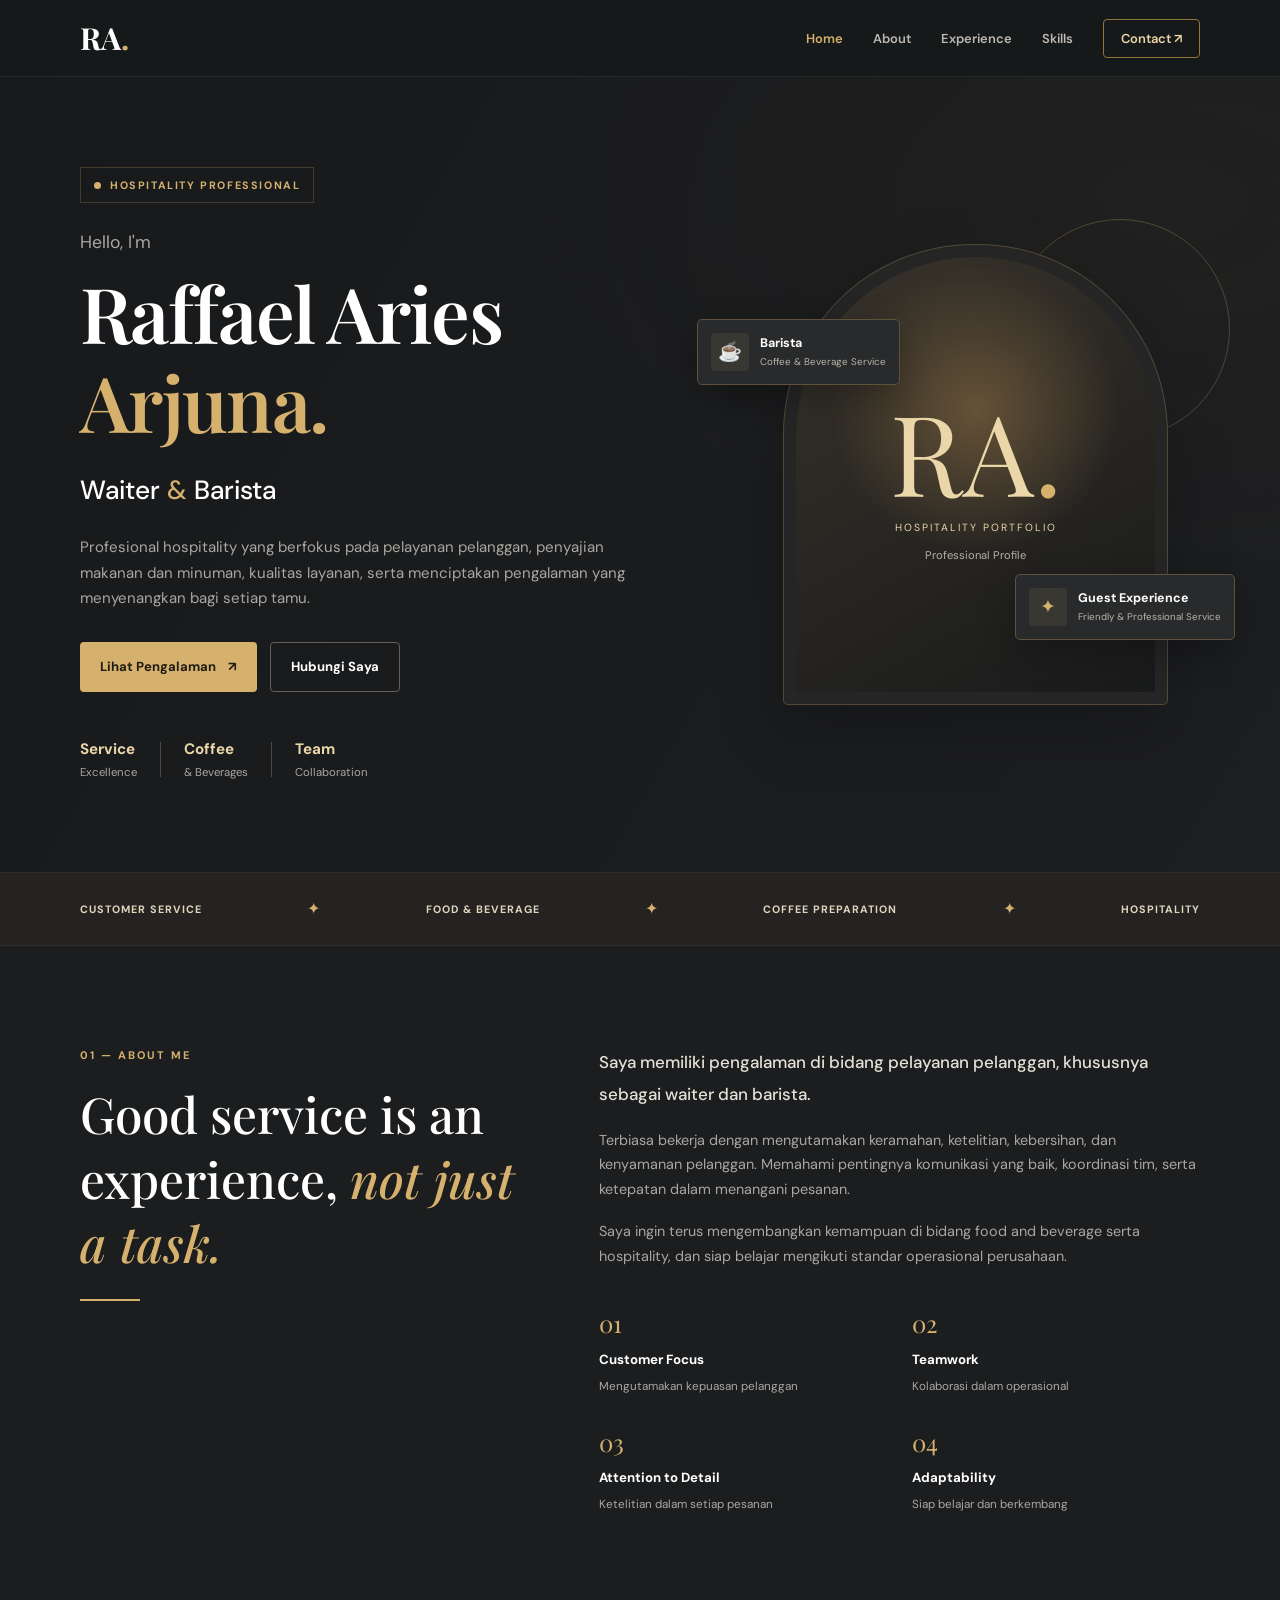
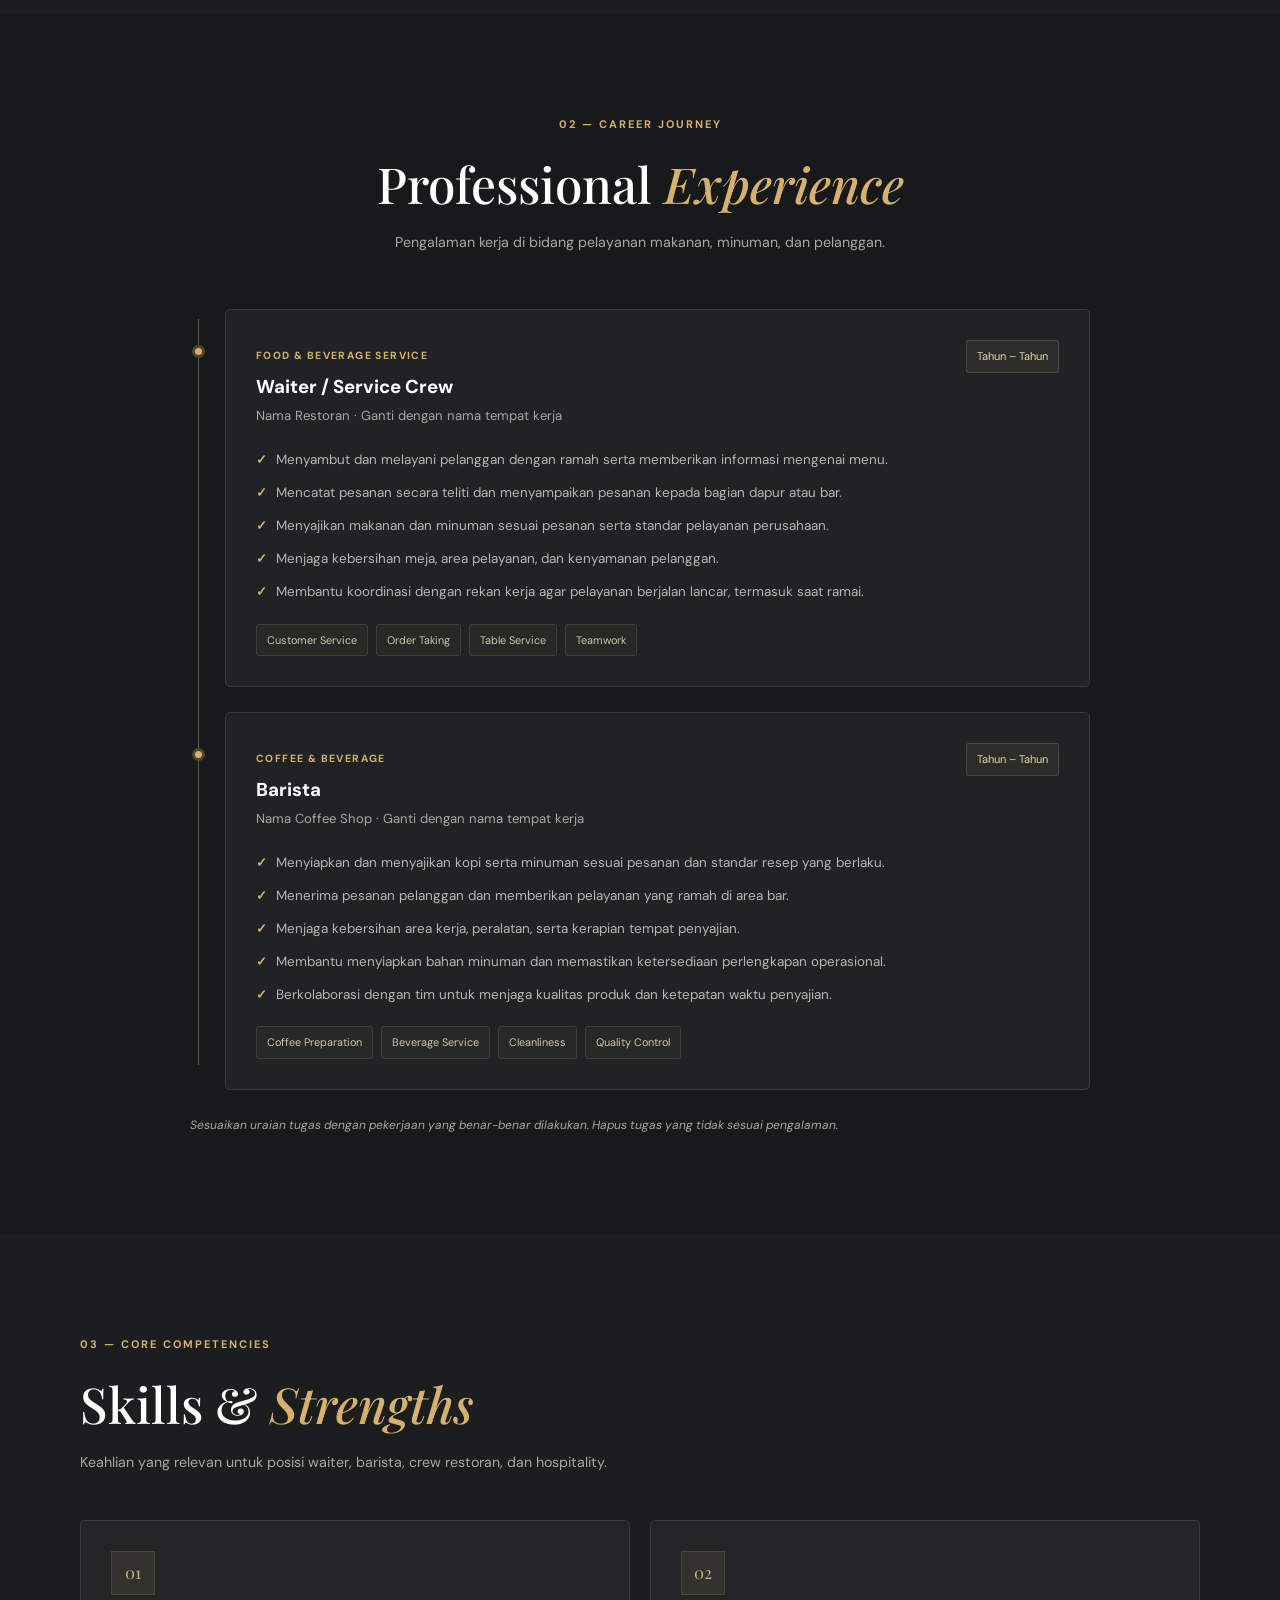
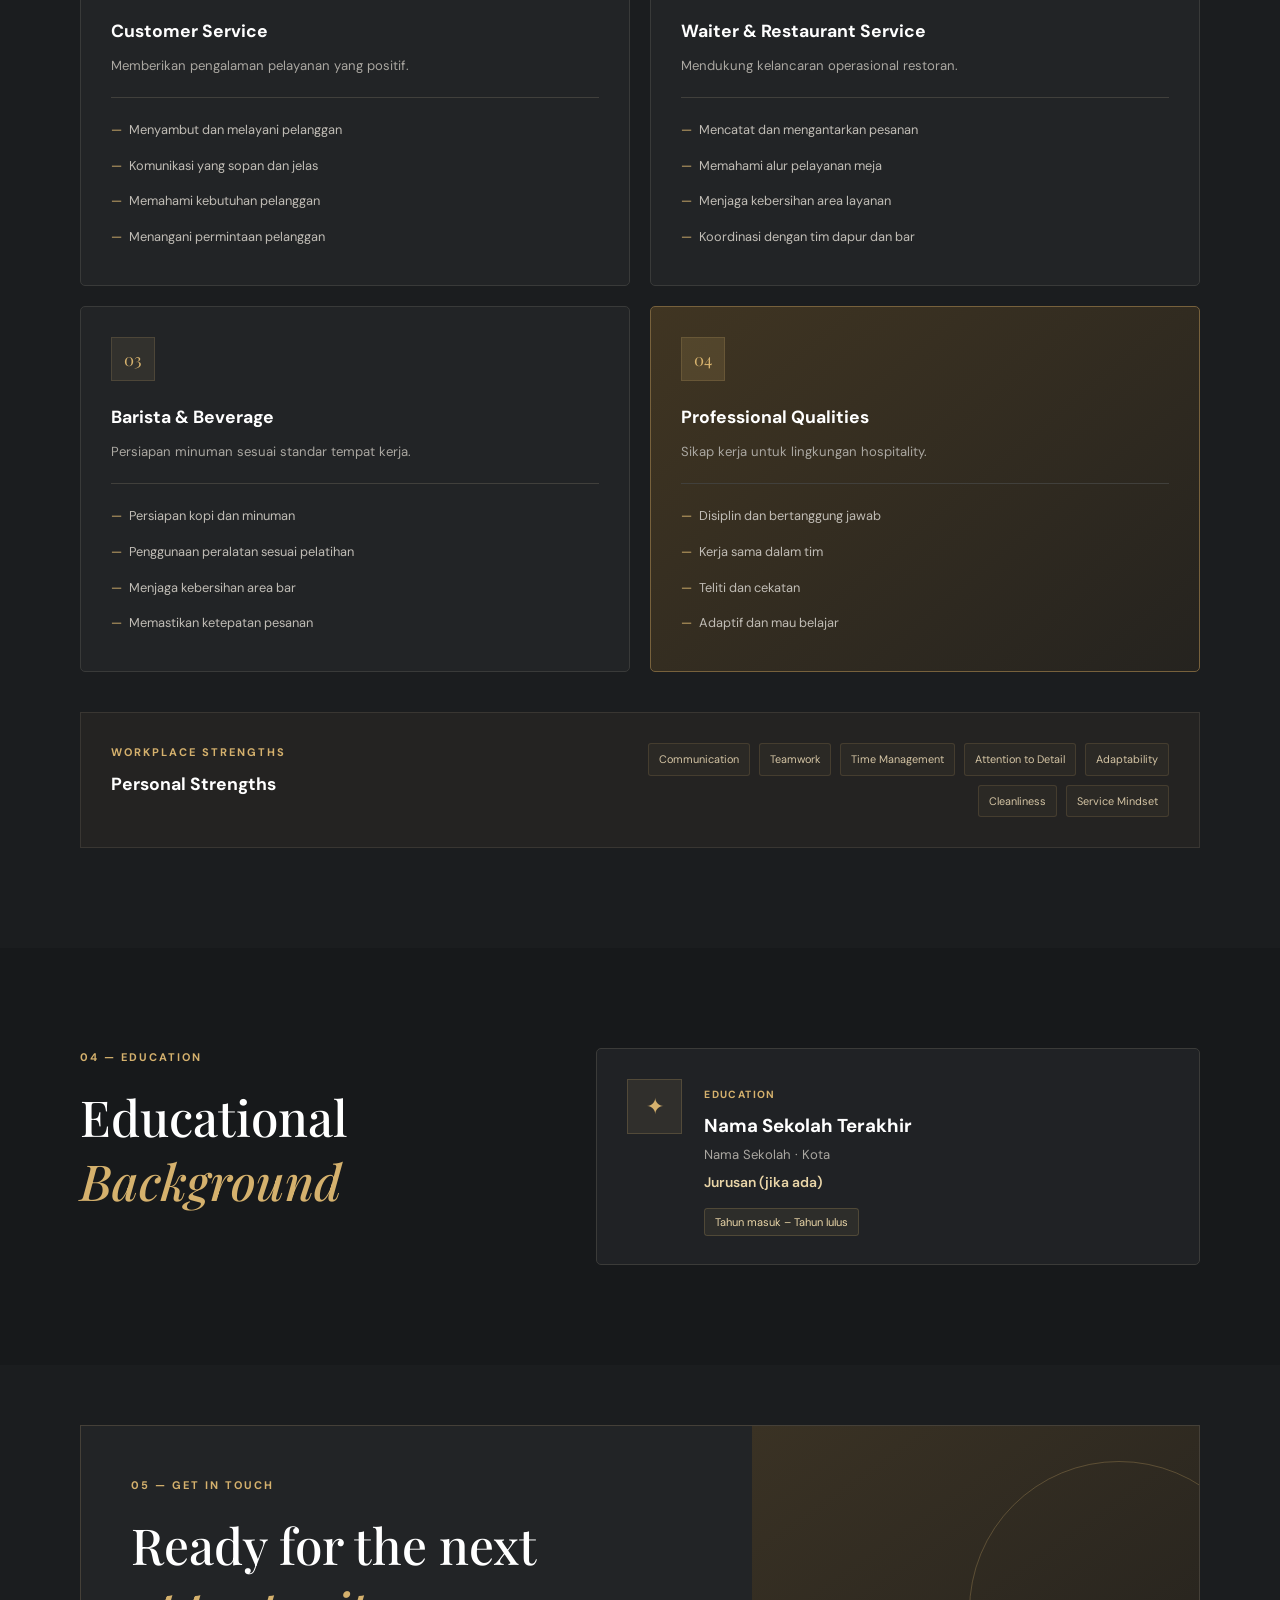
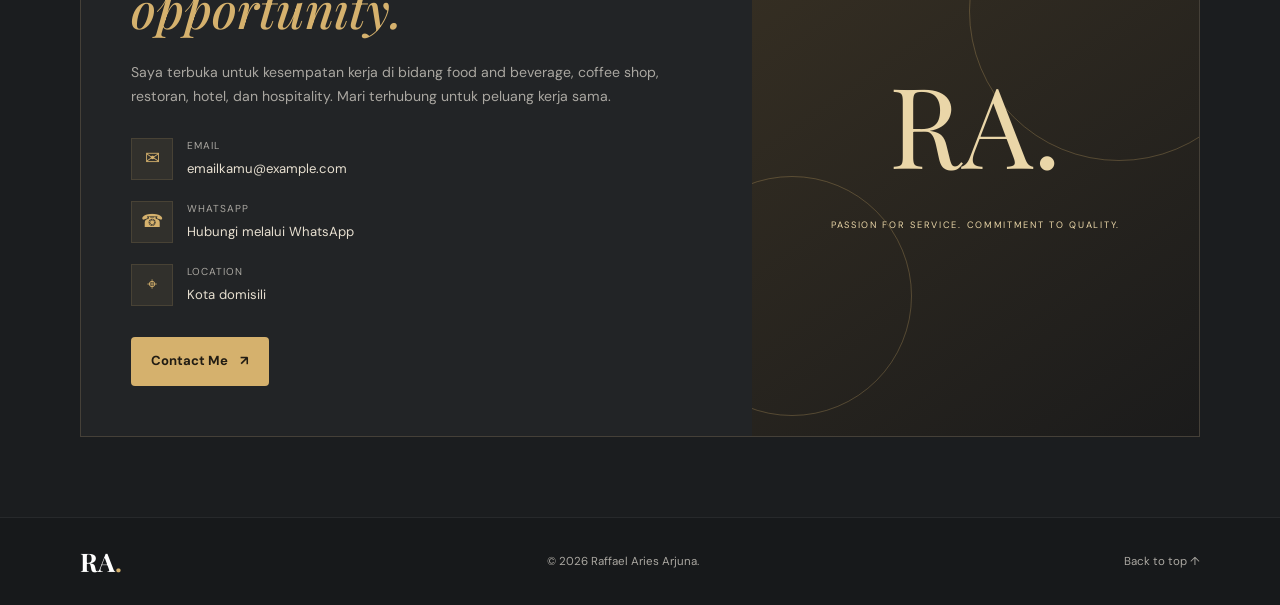
<file: raffaelariesarjuna/cv/index.html>
<!DOCTYPE html>
<html lang="id">
<head>
  <meta charset="UTF-8">
  <meta name="viewport" content="width=device-width, initial-scale=1.0">
  <meta name="theme-color" content="#17191b">
  <meta name="description" content="Portfolio profesional Raffael Aries Arjuna di bidang waiter, barista, customer service, dan hospitality.">

  <title>Raffael Aries Arjuna | Hospitality Portfolio</title>

  <link rel="preconnect" href="https://fonts.googleapis.com">
  <link rel="preconnect" href="https://fonts.gstatic.com" crossorigin>
  <link href="https://fonts.googleapis.com/css2?family=DM+Sans:wght@400;500;600;700&family=Playfair+Display:wght@500;600;700&display=swap" rel="stylesheet">

  <link rel="stylesheet" href="style.css">
</head>
<body>

  <!-- NAVIGATION -->
  <header class="header">
    <nav class="navbar container">
      <a href="#home" class="logo">RA<span>.</span></a>

      <button class="menu-toggle" id="menuToggle"
        aria-label="Buka menu navigasi"
        aria-expanded="false">
        <span></span>
        <span></span>
        <span></span>
      </button>

      <ul class="nav-links" id="navLinks">
        <li><a href="#home" class="nav-link active">Home</a></li>
        <li><a href="#about" class="nav-link">About</a></li>
        <li><a href="#experience" class="nav-link">Experience</a></li>
        <li><a href="#skills" class="nav-link">Skills</a></li>
        <li><a href="#contact" class="nav-link nav-contact">Contact ↗</a></li>
      </ul>
    </nav>
  </header>

  <main>

    <!-- HERO -->
    <section class="hero section" id="home">
      <div class="container hero-grid">

        <div class="hero-content">
          <div class="eyebrow">
            <span class="status-dot"></span>
            HOSPITALITY PROFESSIONAL
          </div>

          <p class="hero-intro">Hello, I'm</p>

          <h1>Raffael Aries <span>Arjuna.</span></h1>

          <h2>
            Waiter <span class="gold">&</span> Barista
          </h2>

          <p class="hero-description">
            Profesional hospitality yang berfokus pada pelayanan
            pelanggan, penyajian makanan dan minuman, kualitas layanan,
            serta menciptakan pengalaman yang menyenangkan bagi setiap tamu.
          </p>

          <div class="hero-buttons">
            <a href="#experience" class="btn btn-gold">
              Lihat Pengalaman <span>↗</span>
            </a>
            <a href="#contact" class="btn btn-outline">
              Hubungi Saya
            </a>
          </div>

          <div class="hero-meta">
            <div>
              <strong>Service</strong>
              <span>Excellence</span>
            </div>
            <div class="meta-divider"></div>
            <div>
              <strong>Coffee</strong>
              <span>& Beverages</span>
            </div>
            <div class="meta-divider"></div>
            <div>
              <strong>Team</strong>
              <span>Collaboration</span>
            </div>
          </div>
        </div>

        <div class="hero-visual">
          <div class="portrait-frame">
            <!-- GANTI BAGIAN INI DENGAN FOTO SUAMI -->
            <div class="portrait-placeholder">
              <div class="portrait-monogram">RA<span>.</span></div>
              <p>HOSPITALITY PORTFOLIO</p>
              <small>Professional Profile</small>
            </div>
          </div>

          <div class="floating-card card-top">
            <span class="floating-icon">☕</span>
            <div>
              <strong>Barista</strong>
              <small>Coffee & Beverage Service</small>
            </div>
          </div>

          <div class="floating-card card-bottom">
            <span class="floating-icon">✦</span>
            <div>
              <strong>Guest Experience</strong>
              <small>Friendly & Professional Service</small>
            </div>
          </div>

          <div class="decor-circle"></div>
        </div>

      </div>
    </section>

    <!-- SPECIALTIES -->
    <section class="specialties">
      <div class="container specialties-list">
        <span>CUSTOMER SERVICE</span>
        <i>✦</i>
        <span>FOOD & BEVERAGE</span>
        <i>✦</i>
        <span>COFFEE PREPARATION</span>
        <i>✦</i>
        <span>HOSPITALITY</span>
      </div>
    </section>

    <!-- ABOUT -->
    <section class="section about-section" id="about">
      <div class="container about-grid">

        <div class="section-heading">
          <p class="section-label">01 — ABOUT ME</p>
          <h2>Good service is an experience, <em>not just a task.</em></h2>
          <div class="heading-line"></div>
        </div>

        <div class="about-content">
          <p class="about-lead">
            Saya memiliki pengalaman di bidang pelayanan pelanggan,
            khususnya sebagai waiter dan barista.
          </p>

          <p>
            Terbiasa bekerja dengan mengutamakan keramahan, ketelitian,
            kebersihan, dan kenyamanan pelanggan. Memahami pentingnya
            komunikasi yang baik, koordinasi tim, serta ketepatan
            dalam menangani pesanan.
          </p>

          <p>
            Saya ingin terus mengembangkan kemampuan di bidang food
            and beverage serta hospitality, dan siap belajar mengikuti
            standar operasional perusahaan.
          </p>

          <div class="about-facts">
            <div>
              <span class="fact-number">01</span>
              <strong>Customer Focus</strong>
              <small>Mengutamakan kepuasan pelanggan</small>
            </div>

            <div>
              <span class="fact-number">02</span>
              <strong>Teamwork</strong>
              <small>Kolaborasi dalam operasional</small>
            </div>

            <div>
              <span class="fact-number">03</span>
              <strong>Attention to Detail</strong>
              <small>Ketelitian dalam setiap pesanan</small>
            </div>

            <div>
              <span class="fact-number">04</span>
              <strong>Adaptability</strong>
              <small>Siap belajar dan berkembang</small>
            </div>
          </div>
        </div>

      </div>
    </section>

    <!-- EXPERIENCE -->
    <section class="section experience-section" id="experience">
      <div class="container">

        <div class="section-heading centered">
          <p class="section-label">02 — CAREER JOURNEY</p>
          <h2>Professional <em>Experience</em></h2>
          <p class="section-subtitle">
            Pengalaman kerja di bidang pelayanan makanan, minuman,
            dan pelanggan.
          </p>
        </div>

        <div class="timeline">

          <!-- PENGALAMAN WAITER -->
          <article class="experience-card">
            <div class="timeline-marker"></div>

            <div class="experience-top">
              <div>
                <span class="experience-category">FOOD & BEVERAGE SERVICE</span>
                <h3>Waiter / Service Crew</h3>
                <p class="company">Nama Restoran · Ganti dengan nama tempat kerja</p>
              </div>
              <span class="experience-date">Tahun – Tahun</span>
            </div>

            <ul class="experience-list">
              <li>Menyambut dan melayani pelanggan dengan ramah
                serta memberikan informasi mengenai menu.</li>
              <li>Mencatat pesanan secara teliti dan menyampaikan
                pesanan kepada bagian dapur atau bar.</li>
              <li>Menyajikan makanan dan minuman sesuai pesanan
                serta standar pelayanan perusahaan.</li>
              <li>Menjaga kebersihan meja, area pelayanan,
                dan kenyamanan pelanggan.</li>
              <li>Membantu koordinasi dengan rekan kerja agar
                pelayanan berjalan lancar, termasuk saat ramai.</li>
            </ul>

            <div class="tag-list">
              <span>Customer Service</span>
              <span>Order Taking</span>
              <span>Table Service</span>
              <span>Teamwork</span>
            </div>
          </article>

          <!-- PENGALAMAN BARISTA -->
          <article class="experience-card">
            <div class="timeline-marker"></div>

            <div class="experience-top">
              <div>
                <span class="experience-category">COFFEE & BEVERAGE</span>
                <h3>Barista</h3>
                <p class="company">Nama Coffee Shop · Ganti dengan nama tempat kerja</p>
              </div>
              <span class="experience-date">Tahun – Tahun</span>
            </div>

            <ul class="experience-list">
              <li>Menyiapkan dan menyajikan kopi serta minuman
                sesuai pesanan dan standar resep yang berlaku.</li>
              <li>Menerima pesanan pelanggan dan memberikan
                pelayanan yang ramah di area bar.</li>
              <li>Menjaga kebersihan area kerja, peralatan,
                serta kerapian tempat penyajian.</li>
              <li>Membantu menyiapkan bahan minuman dan
                memastikan ketersediaan perlengkapan operasional.</li>
              <li>Berkolaborasi dengan tim untuk menjaga
                kualitas produk dan ketepatan waktu penyajian.</li>
            </ul>

            <div class="tag-list">
              <span>Coffee Preparation</span>
              <span>Beverage Service</span>
              <span>Cleanliness</span>
              <span>Quality Control</span>
            </div>
          </article>

        </div>

        <p class="edit-note">
          Sesuaikan uraian tugas dengan pekerjaan yang benar-benar
          dilakukan. Hapus tugas yang tidak sesuai pengalaman.
        </p>

      </div>
    </section>

    <!-- SKILLS -->
    <section class="section skills-section" id="skills">
      <div class="container">

        <div class="section-heading">
          <p class="section-label">03 — CORE COMPETENCIES</p>
          <h2>Skills & <em>Strengths</em></h2>
          <p class="section-subtitle">
            Keahlian yang relevan untuk posisi waiter, barista,
            crew restoran, dan hospitality.
          </p>
        </div>

        <div class="skills-grid">

          <article class="skill-card">
            <div class="skill-icon">01</div>
            <h3>Customer Service</h3>
            <p>Memberikan pengalaman pelayanan yang positif.</p>
            <ul>
              <li>Menyambut dan melayani pelanggan</li>
              <li>Komunikasi yang sopan dan jelas</li>
              <li>Memahami kebutuhan pelanggan</li>
              <li>Menangani permintaan pelanggan</li>
            </ul>
          </article>

          <article class="skill-card">
            <div class="skill-icon">02</div>
            <h3>Waiter & Restaurant Service</h3>
            <p>Mendukung kelancaran operasional restoran.</p>
            <ul>
              <li>Mencatat dan mengantarkan pesanan</li>
              <li>Memahami alur pelayanan meja</li>
              <li>Menjaga kebersihan area layanan</li>
              <li>Koordinasi dengan tim dapur dan bar</li>
            </ul>
          </article>

          <article class="skill-card">
            <div class="skill-icon">03</div>
            <h3>Barista & Beverage</h3>
            <p>Persiapan minuman sesuai standar tempat kerja.</p>
            <ul>
              <li>Persiapan kopi dan minuman</li>
              <li>Penggunaan peralatan sesuai pelatihan</li>
              <li>Menjaga kebersihan area bar</li>
              <li>Memastikan ketepatan pesanan</li>
            </ul>
          </article>

          <article class="skill-card featured-card">
            <div class="skill-icon">04</div>
            <h3>Professional Qualities</h3>
            <p>Sikap kerja untuk lingkungan hospitality.</p>
            <ul>
              <li>Disiplin dan bertanggung jawab</li>
              <li>Kerja sama dalam tim</li>
              <li>Teliti dan cekatan</li>
              <li>Adaptif dan mau belajar</li>
            </ul>
          </article>

        </div>

        <div class="tools-panel">
          <div>
            <p class="section-label">WORKPLACE STRENGTHS</p>
            <h3>Personal Strengths</h3>
          </div>

          <div class="strength-list">
            <span>Communication</span>
            <span>Teamwork</span>
            <span>Time Management</span>
            <span>Attention to Detail</span>
            <span>Adaptability</span>
            <span>Cleanliness</span>
            <span>Service Mindset</span>
          </div>
        </div>

      </div>
    </section>

    <!-- EDUCATION -->
    <section class="section education-section" id="education">
      <div class="container education-grid">

        <div class="section-heading">
          <p class="section-label">04 — EDUCATION</p>
          <h2>Educational <em>Background</em></h2>
        </div>

        <div class="education-card">
          <div class="education-symbol">✦</div>

          <div>
            <span class="experience-category">EDUCATION</span>
            <h3>Nama Sekolah Terakhir</h3>
            <p class="company">Nama Sekolah · Kota</p>
            <p class="education-school">Jurusan (jika ada)</p>
            <span class="experience-date">Tahun masuk – Tahun lulus</span>
          </div>
        </div>

      </div>
    </section>

    <!-- CONTACT -->
    <section class="section contact-section" id="contact">
      <div class="container contact-box">

        <div class="contact-content">
          <p class="section-label">05 — GET IN TOUCH</p>

          <h2>Ready for the next <em>opportunity.</em></h2>

          <p>
            Saya terbuka untuk kesempatan kerja di bidang food and
            beverage, coffee shop, restoran, hotel, dan hospitality.
            Mari terhubung untuk peluang kerja sama.
          </p>

          <div class="contact-details">

            <div>
              <span class="contact-icon">✉</span>
              <div>
                <small>EMAIL</small>
                <a href="mailto:emailkamu@example.com">
                  emailkamu@example.com
                </a>
              </div>
            </div>

            <div>
              <span class="contact-icon">☎</span>
              <div>
                <small>WHATSAPP</small>
                <a href="https://wa.me/62XXXXXXXXXX"
                  target="_blank" rel="noopener noreferrer">
                  Hubungi melalui WhatsApp
                </a>
              </div>
            </div>

            <div>
              <span class="contact-icon">⌖</span>
              <div>
                <small>LOCATION</small>
                <span class="contact-value">Kota domisili</span>
              </div>
            </div>

          </div>

          <a href="mailto:emailkamu@example.com"
            class="btn btn-gold">
            Contact Me <span>↗</span>
          </a>
        </div>

        <div class="contact-decoration">
          <div class="deco-circle circle-one"></div>
          <div class="deco-circle circle-two"></div>
          <div class="contact-monogram">RA.</div>
          <p>PASSION FOR SERVICE. COMMITMENT TO QUALITY.</p>
        </div>

      </div>
    </section>

  </main>

  <footer class="footer">
    <div class="container footer-content">
      <a href="#home" class="logo footer-logo">RA<span>.</span></a>
      <p>© <span id="currentYear"></span> Raffael Aries Arjuna.</p>
      <a href="#home" class="back-top">Back to top ↑</a>
    </div>
  </footer>

  <script src="script.js"></script>
</body>
</html>
</file>
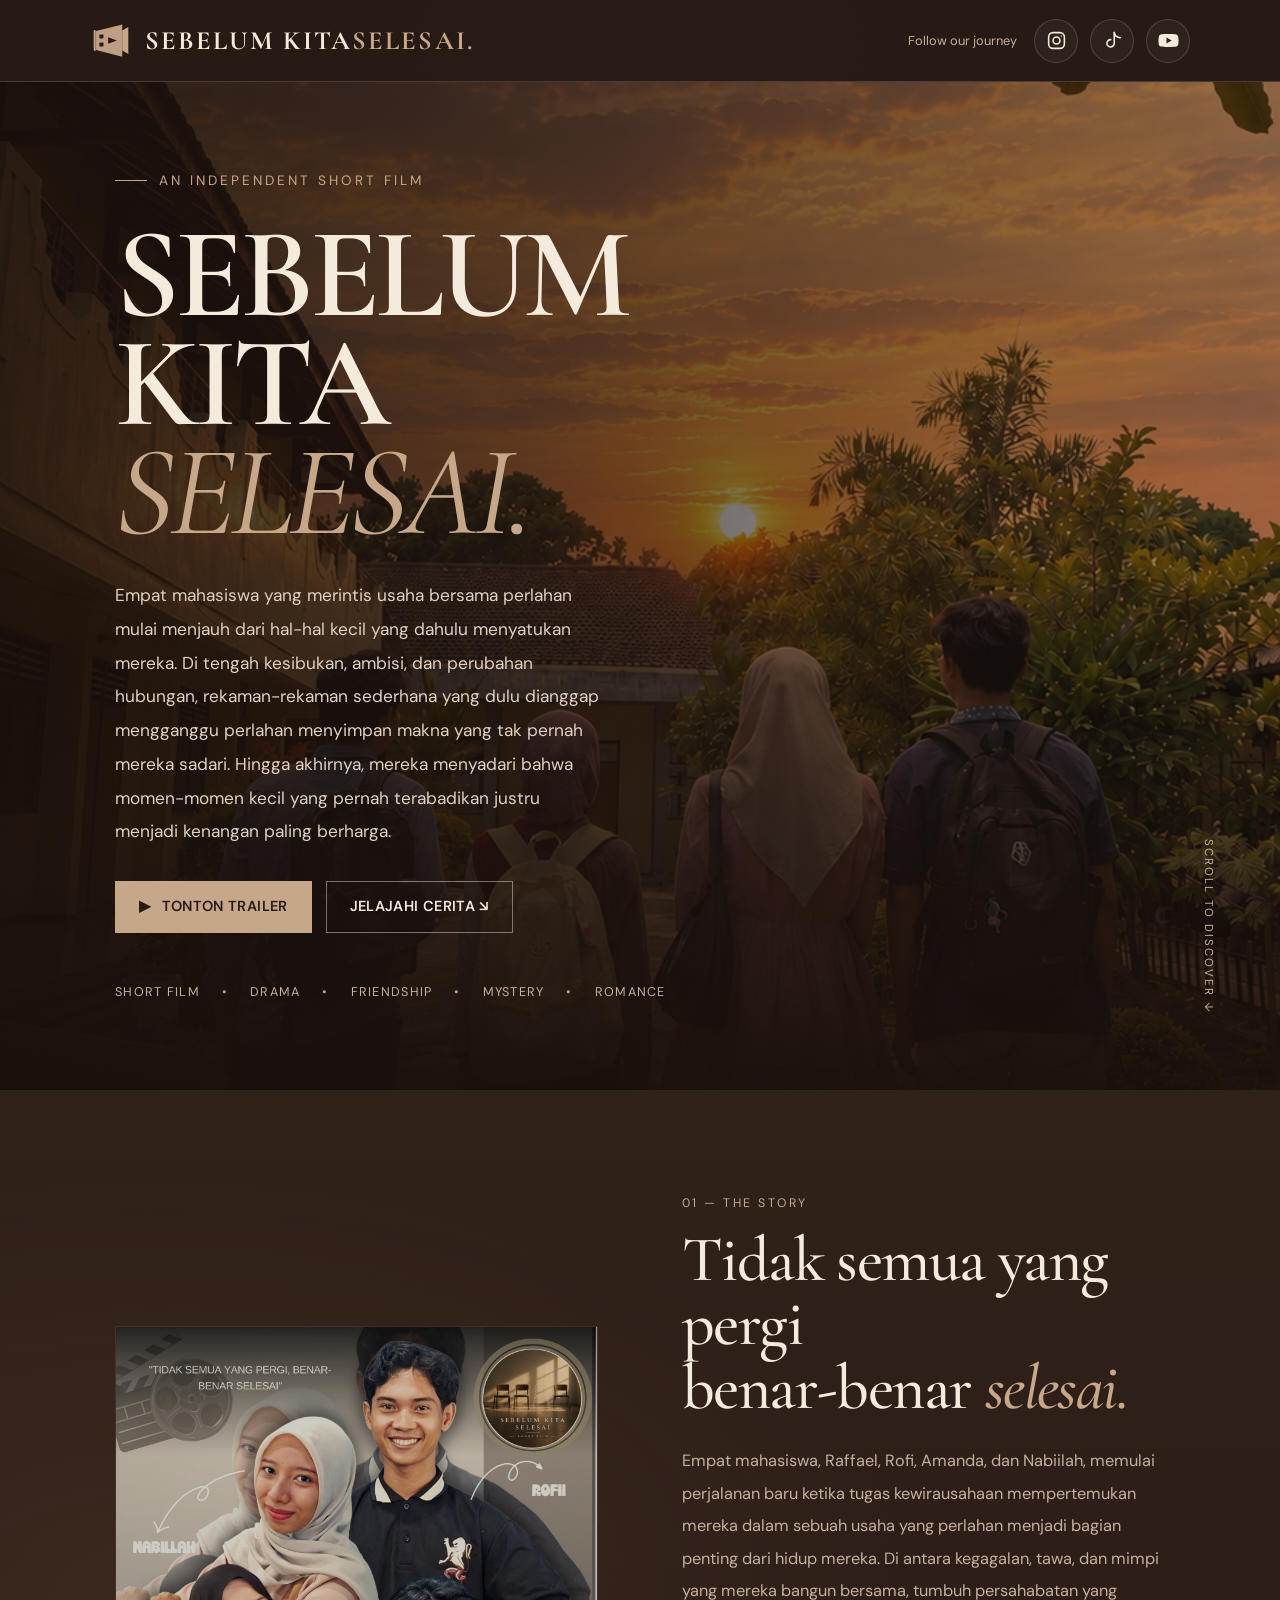
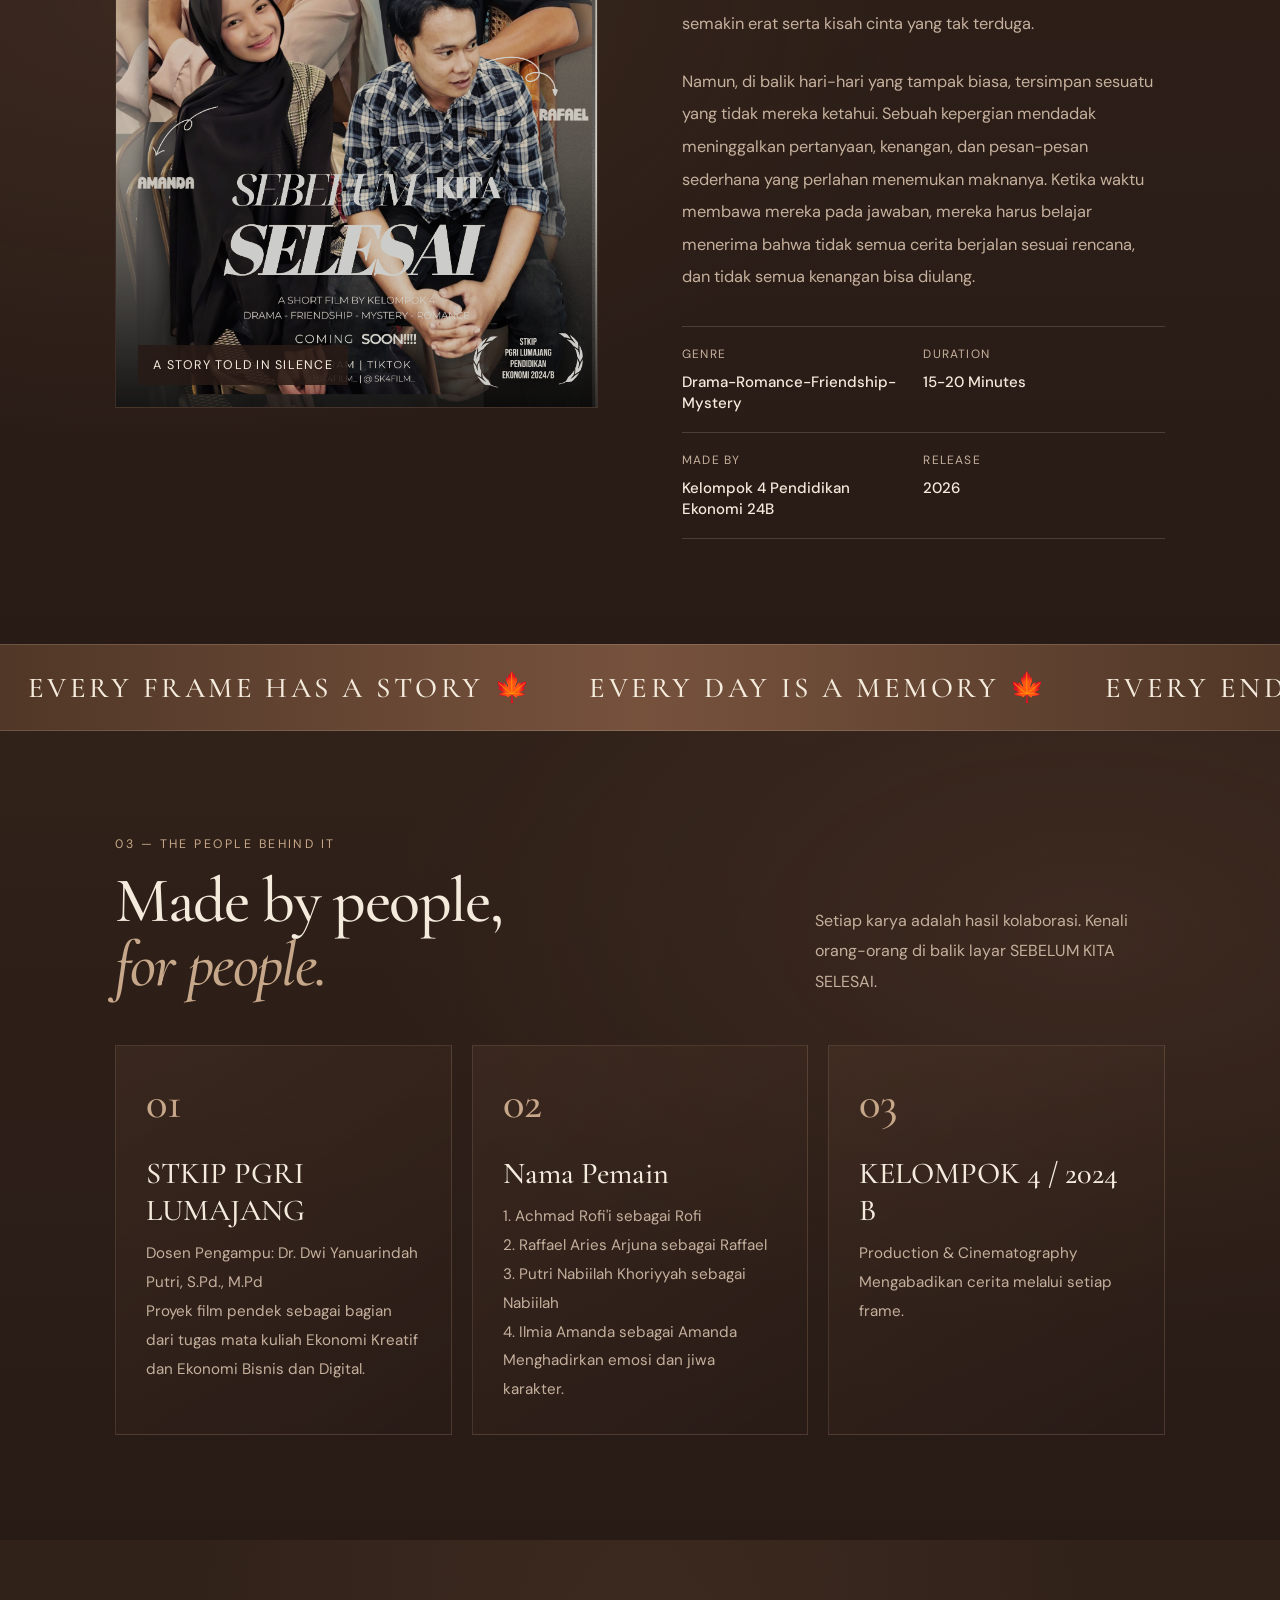
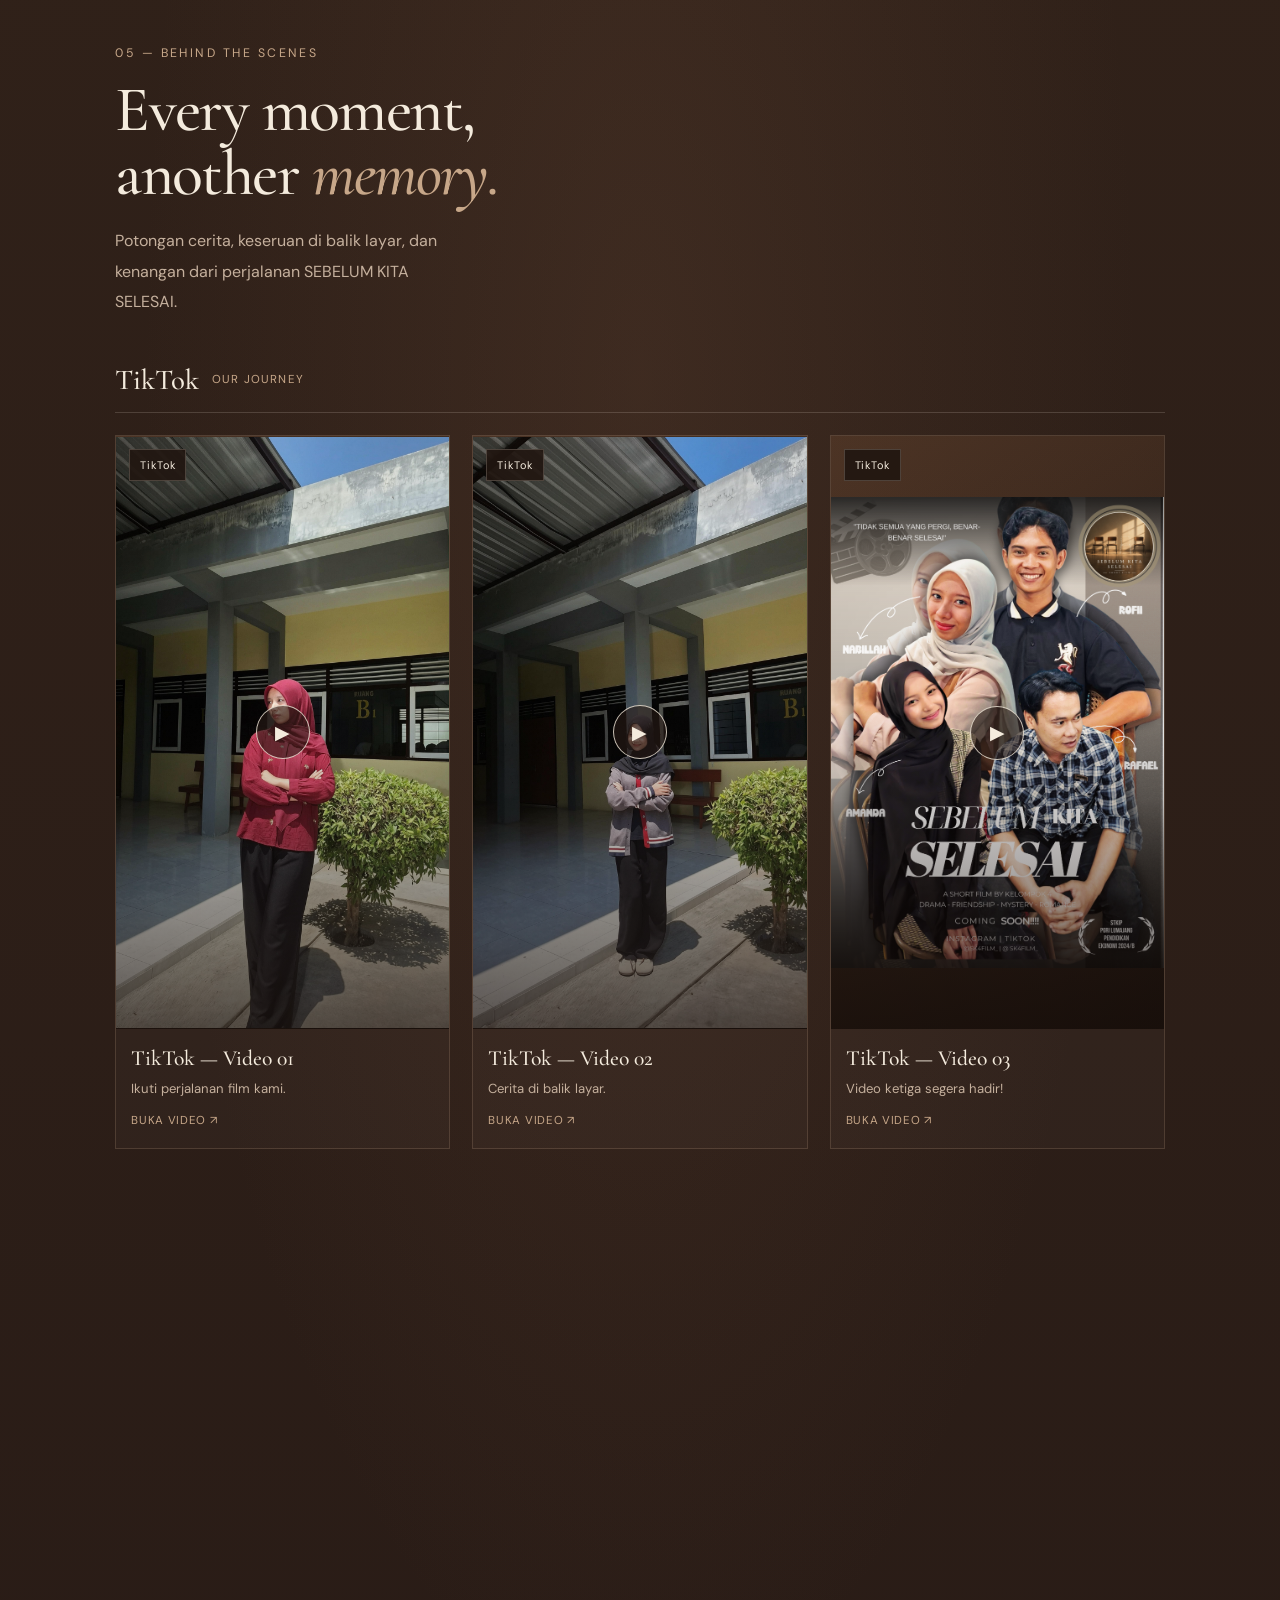
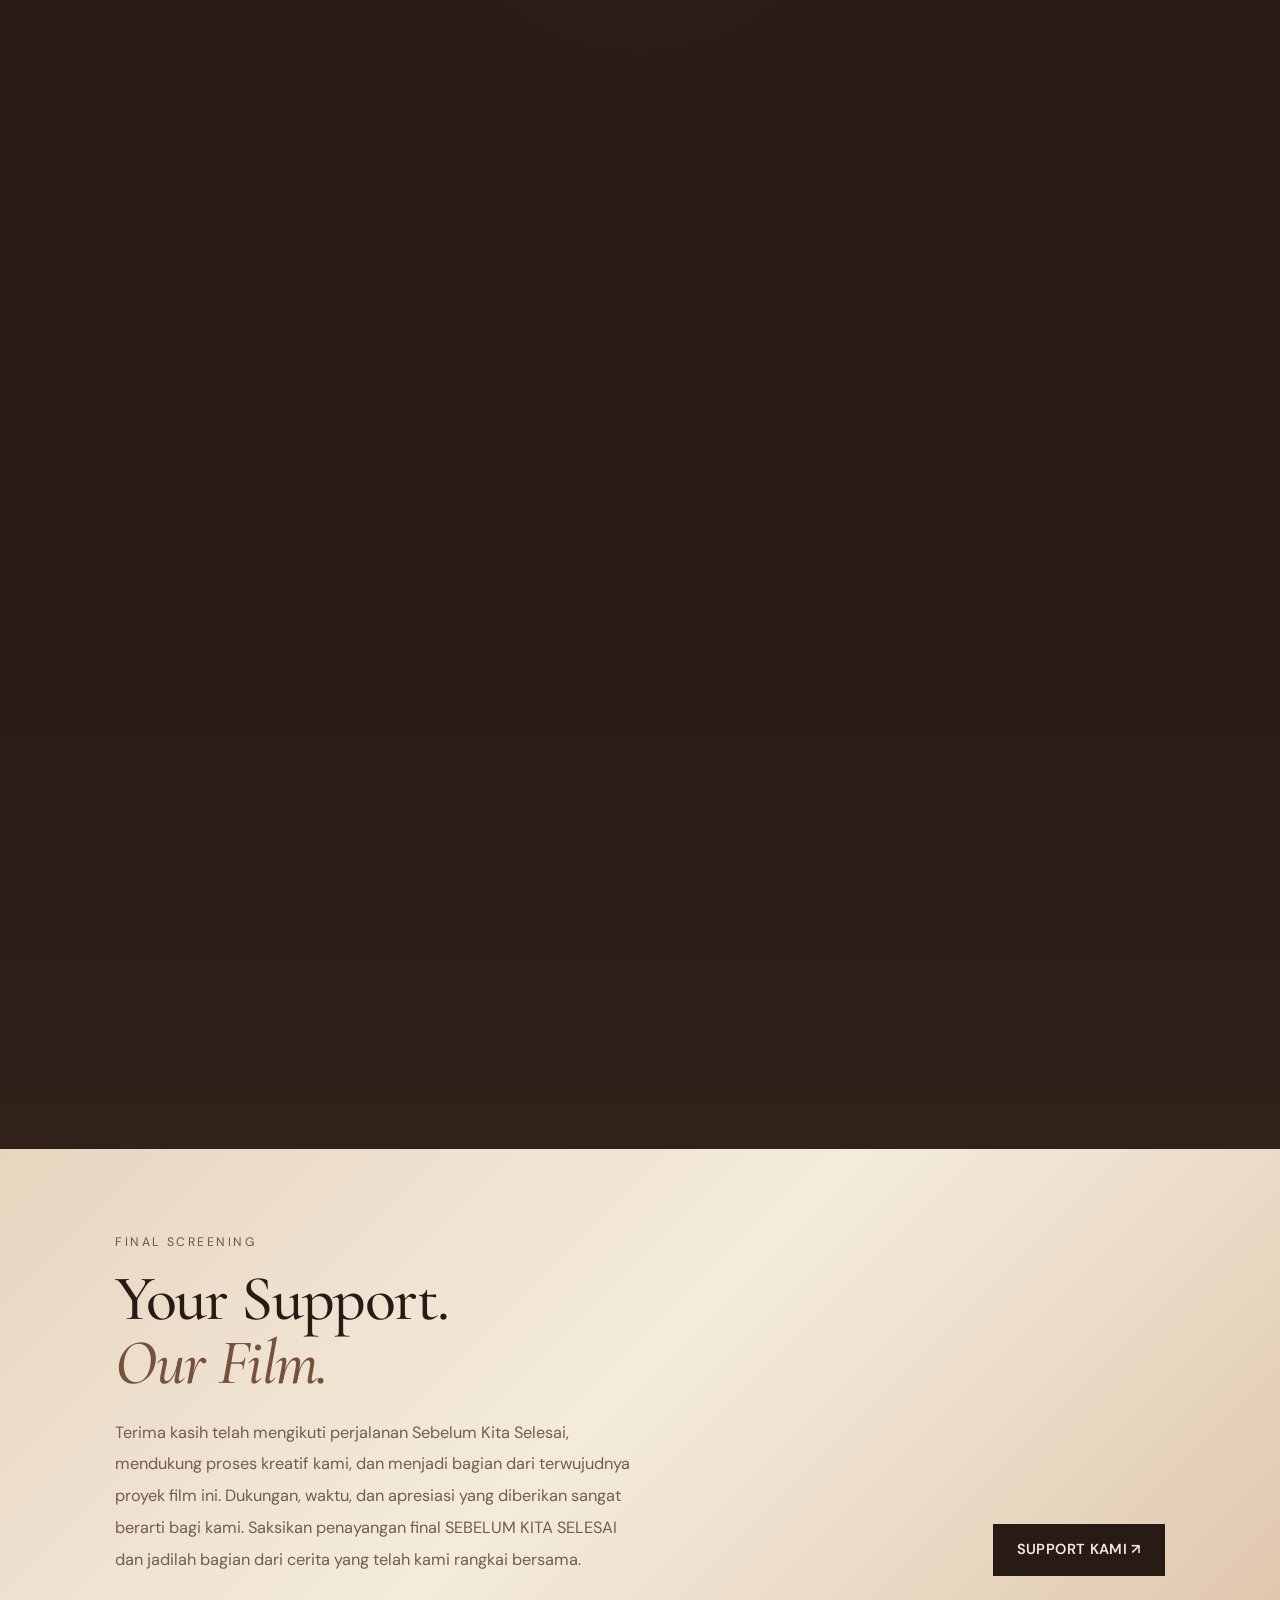
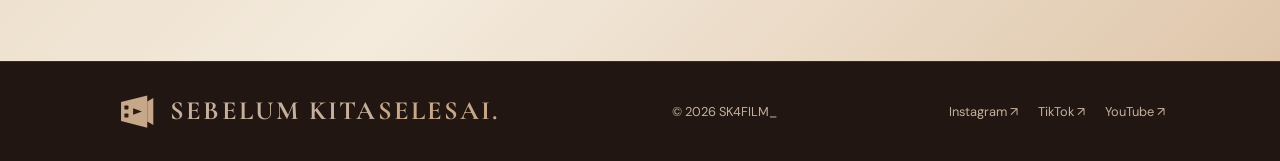
<file: ekokreatifkel4.html>
<!DOCTYPE html>
<html lang="id">
<head>
<meta charset="UTF-8">
<meta name="viewport" content="width=device-width, initial-scale=1">
<meta name="theme-color" content="#281b16">
<meta name="description" content="SEBELUM KITA SELESAI — Short Film Production">
<title>SEBELUM KITA SELESAI — Short Film Production</title>

<link rel="preconnect" href="https://fonts.googleapis.com">
<link rel="preconnect" href="https://fonts.gstatic.com" crossorigin>
<link href="https://fonts.googleapis.com/css2?family=Cormorant+Garamond:wght@400;500;600;700&family=DM+Sans:wght@400;500;600;700&display=swap" rel="stylesheet">

<style>
:root {
  --dark:#281b16;
  --dark2:#35251d;
  --brown:#76523d;
  --caramel:#c7a789;
  --cream:#f4ebdd;
  --muted:#c5b09d;
  --line:rgba(244,235,221,.16);
  --serif:"Cormorant Garamond",Georgia,serif;
  --sans:"DM Sans",sans-serif;
}
*{box-sizing:border-box;margin:0;padding:0}
html{scroll-behavior:smooth;scroll-padding-top:90px}
body{
  background:
    radial-gradient(ellipse at 50% 0%,rgba(118,82,61,.17),transparent 48%),
    #281b16;
  color:var(--cream);
  font-family:var(--sans);
  font-size:16px;
  overflow-x:hidden
}
a{color:inherit;text-decoration:none}
button{font:inherit}
img{display:block;max-width:100%}
button,a{-webkit-tap-highlight-color:transparent}
::selection{background:var(--caramel);color:var(--dark)}

.intro{position:fixed;inset:0;z-index:1000;display:grid;place-items:center;background:var(--dark);animation:introOut .8s ease 1.1s forwards;pointer-events:none}
.intro span{font:600 clamp(2rem,7vw,4rem) var(--serif);letter-spacing:.2em;animation:introText 1s ease both}
@keyframes introText{from{opacity:0;transform:translateY(15px)}to{opacity:1;transform:translateY(0)}}
@keyframes introOut{to{opacity:0;visibility:hidden}}

nav{min-height:82px;padding:14px 7%;display:flex;align-items:center;justify-content:space-between;gap:24px;position:sticky;top:0;z-index:100;background:rgba(40,27,22,.94);backdrop-filter:blur(18px);border-bottom:1px solid var(--line)}
.brand{display:inline-flex;align-items:center;gap:12px;flex-shrink:0}
.brand-icon{width:43px;height:43px;color:var(--caramel);transition:transform .4s}
.brand:hover .brand-icon{transform:rotate(-8deg) scale(1.06)}
.logo{font:700 1.65rem var(--serif);letter-spacing:.08em;white-space:nowrap}
.logo span{color:var(--caramel)}
.header-right{display:flex;align-items:center;gap:12px}
.social-icon{width:44px;height:44px;border:1px solid var(--line);border-radius:50%;display:grid;place-items:center;color:var(--cream);background:rgba(255,255,255,.035);transition:background .3s,color .3s,transform .3s}
.social-icon svg{width:21px;height:21px;fill:none;stroke:currentColor;stroke-width:1.8;stroke-linecap:round;stroke-linejoin:round}
.social-icon.youtube svg{fill:currentColor;stroke:none}
.social-icon:hover{background:var(--caramel);color:var(--dark);transform:translateY(-3px)}
.header-label{font-size:.8rem;color:var(--muted);margin-right:5px}

.hero{min-height:680px;position:relative;display:flex;align-items:center;padding:90px 9%;overflow:hidden;isolation:isolate}
.hero::before{content:"";position:absolute;inset:0;z-index:-2;background:linear-gradient(90deg,rgba(25,16,12,.88) 0%,rgba(25,16,12,.62) 42%,rgba(25,16,12,.22) 100%),linear-gradient(0deg,rgba(25,16,12,.95) 0%,rgba(25,16,12,.12) 55%,rgba(25,16,12,.25) 100%),url("poster-film.png") center center/cover no-repeat;animation:heroZoom 12s ease-out forwards}
@keyframes heroZoom{from{transform:scale(1.07)}to{transform:scale(1)}}
.hero-content{max-width:720px}
.eyebrow{display:flex;align-items:center;gap:12px;text-transform:uppercase;letter-spacing:.22em;font-size:.85rem;color:var(--caramel)}
.eyebrow::before{content:"";width:32px;height:1px;background:var(--caramel)}
.hero h1{font:600 clamp(4.5rem,10vw,8.8rem)/.85 var(--serif);letter-spacing:-.04em;margin:32px 0;animation:rise .9s .2s both}
.hero h1 em{color:var(--caramel);font-weight:400}
.hero-description{max-width:490px;font-size:1.08rem;line-height:1.95;color:#e0d1c2;margin-bottom:32px;animation:rise .9s .4s both}
.actions{display:flex;gap:14px;flex-wrap:wrap}
.btn{min-height:52px;padding:13px 23px;display:inline-flex;align-items:center;justify-content:center;gap:10px;font-size:.91rem;font-weight:600;letter-spacing:.025em;cursor:pointer;border:1px solid transparent;transition:transform .3s,background .3s,color .3s}
.btn:hover{transform:translateY(-3px)}
.btn-primary{background:var(--caramel);color:var(--dark)}
.btn-primary:hover{background:var(--cream)}
.btn-outline{border-color:rgba(244,235,221,.45);color:var(--cream)}
.btn-outline:hover{background:rgba(244,235,221,.1)}
.hero-meta{display:flex;flex-wrap:wrap;gap:22px;margin-top:50px;color:var(--muted);font-size:.79rem;letter-spacing:.1em;text-transform:uppercase}
.hero-meta span+span::before{content:"•";color:var(--caramel);margin-right:22px}
.scroll-note{position:absolute;right:5%;bottom:75px;writing-mode:vertical-rl;font-size:.72rem;letter-spacing:.18em;color:var(--muted)}
@keyframes rise{from{opacity:0;transform:translateY(25px)}to{opacity:1;transform:translateY(0)}}

section{
  padding:105px 9%;
  background:linear-gradient(180deg,rgba(53,37,29,.36),rgba(40,27,22,.96));
}
#story{
  background:radial-gradient(ellipse at 12% 45%,rgba(118,82,61,.20),transparent 48%),linear-gradient(180deg,#302119 0%,#281b16 100%);
}
#crew{
  background:radial-gradient(ellipse at 85% 25%,rgba(118,82,61,.20),transparent 46%),linear-gradient(180deg,#302119 0%,#281b16 100%);
}
.section-top{display:flex;align-items:end;justify-content:space-between;gap:30px;margin-bottom:48px}
.kicker{color:var(--caramel);text-transform:uppercase;font-size:.77rem;letter-spacing:.2em;margin-bottom:17px}
.section-title{font:500 clamp(2.8rem,5vw,4.5rem)/1 var(--serif);letter-spacing:-.025em}
.section-title em{color:var(--caramel)}
.section-note{max-width:350px;color:var(--muted);font-size:1rem;line-height:1.9}
.reveal{opacity:0;transform:translateY(28px);transition:opacity .8s ease,transform .8s ease}
.reveal.visible{opacity:1;transform:translateY(0)}

.story{display:grid;grid-template-columns:1fr 1fr;gap:8%;align-items:center}
.story-visual{position:relative;min-height:auto;overflow:hidden;background:linear-gradient(145deg,#35251d,#281b16);border:1px solid rgba(199,167,137,.13)}
.story-visual img{display:block;width:100%;height:auto;object-fit:contain;filter:sepia(.15) brightness(.8);transition:transform .8s}
.story-visual:hover img{transform:scale(1.02)}
.image-label{position:absolute;bottom:22px;left:22px;padding:12px 15px;background:rgba(40,27,22,.88);font-size:.78rem;letter-spacing:.1em;text-transform:uppercase}
.story-copy p{color:var(--muted);font-size:1.02rem;line-height:2;margin:25px 0}
.story-details{display:grid;grid-template-columns:1fr 1fr;border-top:1px solid var(--line);margin-top:32px}
.detail{padding:19px 10px 19px 0;border-bottom:1px solid var(--line)}
.detail small{display:block;font-size:.75rem;letter-spacing:.1em;color:var(--muted);text-transform:uppercase;margin-bottom:9px}
.detail strong{font-size:.94rem;font-weight:500}

.marquee{padding:25px 0;overflow:hidden;background:linear-gradient(90deg,#513727,#76523d,#513727);border-top:1px solid var(--line);border-bottom:1px solid var(--line)}
.marquee-track{display:flex;width:max-content;animation:marquee 28s linear infinite}
.marquee-track span{font:500 1.8rem var(--serif);letter-spacing:.12em;padding:0 28px;white-space:nowrap}
.marquee-track i{color:var(--caramel);font-style:normal}
@keyframes marquee{to{transform:translateX(-50%)}}

.crew-grid{display:grid;grid-template-columns:repeat(3,1fr);gap:20px}
.crew-card{padding:30px;border:1px solid rgba(199,167,137,.19);background:linear-gradient(145deg,rgba(118,82,61,.17),rgba(40,27,22,.45));transition:border-color .3s,transform .3s}
.crew-card:hover{border-color:var(--caramel);transform:translateY(-5px)}
.crew-number{font:500 2.8rem var(--serif);color:var(--caramel);margin-bottom:25px}
.crew-card h3{font:500 1.9rem var(--serif);margin-bottom:10px}
.crew-card p{color:var(--muted);font-size:.95rem;line-height:1.9}

/* GALERI VIDEO TIKTOK & INSTAGRAM */
.video-gallery{
  background:
    radial-gradient(ellipse at 50% 20%,rgba(118,82,61,.22),transparent 55%),
    linear-gradient(180deg,#302119 0%,#281b16 100%);
}
.gallery-heading{margin-bottom:45px}
.gallery-heading .section-note{margin-top:20px}
.video-platform{margin-bottom:42px}
.platform-heading{
  display:flex;align-items:center;gap:13px;
  margin-bottom:22px;padding-bottom:15px;
  border-bottom:1px solid var(--line);
}
.platform-heading h3{font:500 1.8rem var(--serif)}
.platform-heading span{
  color:var(--caramel);font-size:.72rem;
  letter-spacing:.1em;text-transform:uppercase;
}
.video-grid{display:grid;grid-template-columns:repeat(3,minmax(0,1fr));gap:22px}
.video-card{
  min-width:0;overflow:hidden;
  border:1px solid rgba(199,167,137,.2);
  background:rgba(255,255,255,.025);
  transition:transform .35s,border-color .35s;
}
.video-card:hover{transform:translateY(-6px);border-color:var(--caramel)}
.video-link{display:block}
.video-thumb{
  position:relative;aspect-ratio:9/16;overflow:hidden;
  background:linear-gradient(145deg,#513727,#211611);
}
.video-thumb img{
  width:100%;height:100%;object-fit:contain;
  transition:transform .6s,opacity .3s;
}
.video-card:hover .video-thumb img{transform:scale(1.04);opacity:.82}
.video-overlay{
  position:absolute;inset:0;display:flex;
  align-items:center;justify-content:center;
  background:linear-gradient(180deg,rgba(20,12,8,.08),transparent 45%,rgba(20,12,8,.7));
}
.video-play{
  width:54px;height:54px;display:grid;place-items:center;
  border:1px solid rgba(244,235,221,.8);border-radius:50%;
  background:rgba(40,27,22,.6);color:var(--cream);
  font-size:1.2rem;transition:background .3s,color .3s,transform .3s;
}
.video-card:hover .video-play{background:var(--caramel);color:var(--dark);transform:scale(1.08)}
.video-platform-badge{
  position:absolute;top:13px;left:13px;
  padding:8px 10px;background:rgba(33,22,16,.9);
  border:1px solid rgba(244,235,221,.2);
  color:var(--cream);font-size:.68rem;letter-spacing:.08em;
}
.video-caption{padding:16px 15px 19px}
.video-caption h4{font:500 1.35rem var(--serif);margin-bottom:7px}
.video-caption p{color:var(--muted);font-size:.82rem;line-height:1.7}
.video-open-note{display:inline-block;margin-top:13px;color:var(--caramel);font-size:.72rem;letter-spacing:.06em}

.watch-section{padding:0 9% 105px;background:linear-gradient(180deg,#281b16,#302119)}
.watch-card{position:relative;overflow:hidden;padding:95px 30px;text-align:center;border:1px solid rgba(244,235,221,.18);background:linear-gradient(rgba(40,27,22,.78),rgba(40,27,22,.92)),url("https://images.unsplash.com/photo-1489599849927-2ee91cede3ba?auto=format&fit=crop&w=1600&q=85") center/cover}
.watch-card .section-title{margin-bottom:22px}
.watch-card p{color:var(--muted);font-size:1.02rem;line-height:1.9;margin:0 auto 30px;max-width:480px}
.center-actions{justify-content:center}

.contact{background:linear-gradient(135deg,#e7d5bf 0%,#f4ebdd 48%,#dfc6ab 100%);color:var(--dark);padding:85px 9%}
.contact .kicker{color:var(--brown)}
.contact .section-title em{color:var(--brown)}
.contact-inner{display:flex;justify-content:space-between;align-items:end;gap:35px}
.contact-copy{max-width:520px;color:#735e4d;line-height:1.95;font-size:1.02rem;margin-top:22px}
.contact .btn-primary{background:var(--dark);color:var(--cream);flex-shrink:0}
.contact .btn-primary:hover{background:var(--brown)}

footer{padding:28px 9%;display:flex;align-items:center;justify-content:space-between;gap:22px;color:var(--muted);font-size:.8rem;background:#211611;border-top:1px solid rgba(199,167,137,.15)}
.footer-links{display:flex;gap:20px;flex-wrap:wrap}
.footer-links a{transition:color .3s}
.footer-links a:hover{color:var(--cream)}

.modal{position:fixed;inset:0;z-index:500;background:rgba(12,8,6,.95);display:none;align-items:center;justify-content:center;padding:22px}
.modal.active{display:flex;animation:fadeIn .3s ease}
.modal-box{width:min(900px,100%)}
.modal-top{display:flex;justify-content:space-between;align-items:center;gap:15px;margin-bottom:15px;font:500 1.6rem var(--serif)}
.modal-close{background:transparent;color:var(--cream);border:1px solid var(--line);width:43px;height:43px;cursor:pointer;font-size:1.5rem}
.video-frame{position:relative;width:100%;aspect-ratio:16/9;background:#100b08}
.video-frame iframe{width:100%;height:100%;border:0}
@keyframes fadeIn{from{opacity:0}to{opacity:1}}

@media(max-width:760px){
  nav{min-height:72px;padding:12px 5%;gap:12px}
  .brand{gap:8px}
  .brand-icon{width:33px;height:33px}
  .logo{font-size:1.22rem;letter-spacing:.045em}
  .header-right{gap:7px}
  .header-label{display:none}
  .social-icon{width:36px;height:36px}
  .social-icon svg{width:18px;height:18px}
  .hero{min-height:680px;padding:85px 7%}
  .hero::before{background:linear-gradient(90deg,rgba(25,16,12,.72) 0%,rgba(25,16,12,.35) 100%),linear-gradient(0deg,rgba(25,16,12,.96) 0%,rgba(25,16,12,.12) 70%,rgba(25,16,12,.30) 100%),url("poster-film.png") center center/cover no-repeat}
  .hero h1{font-size:clamp(4.2rem,16vw,7rem);margin:28px 0}
  .hero-description{font-size:1rem;line-height:1.9}
  .hero-meta{gap:12px}
  .hero-meta span+span::before{margin-right:12px}
  .scroll-note{display:none}
  section{padding:76px 7%}
  .section-top{display:block}
  .section-note{margin-top:20px;font-size:.98rem}
  .story{grid-template-columns:1fr;gap:35px}
  .story-visual{min-height:0;height:auto}
  .story-visual img{min-height:0;height:auto;width:100%;object-fit:contain}
  .story-copy p{font-size:1rem}
  .crew-grid{grid-template-columns:1fr}
  .crew-card{padding:25px}
  .crew-number{margin-bottom:12px}
  .video-grid{grid-template-columns:repeat(2,minmax(0,1fr));gap:13px}
  .video-caption{padding:13px 11px 16px}
  .video-caption h4{font-size:1.2rem}
  .video-caption p{font-size:.78rem}
  .video-play{width:46px;height:46px}
  .watch-section{padding:0 7% 76px}
  .watch-card{padding:70px 20px}
  .contact{padding:70px 7%}
  .contact-inner{align-items:start;flex-direction:column}
  footer{padding:27px 7%;flex-direction:column;align-items:start;font-size:.78rem}
}
@media(max-width:380px){
  .logo{font-size:1.05rem}
  .brand-icon{width:29px;height:29px}
  .header-right{gap:5px}
  .social-icon{width:32px;height:32px}
  .social-icon svg{width:16px;height:16px}
  .btn{padding:12px 15px;font-size:.85rem}
  .video-grid{gap:9px}
  .video-caption{padding:11px 9px 13px}
}
@media(prefers-reduced-motion:reduce){
  *,*::before,*::after{animation-duration:.01ms!important;animation-iteration-count:1!important;scroll-behavior:auto!important;transition-duration:.01ms!important}
}
</style>
</head>

<body>
<div class="intro" aria-hidden="true"><span>SEBELUM KITA SELESAI</span></div>

<!-- HEADER -->
<nav>
  <a class="brand" href="#home" aria-label="SEBELUM KITA SELESAI beranda">
    <svg class="brand-icon" viewBox="0 0 64 64" fill="none" xmlns="http://www.w3.org/2000/svg" aria-hidden="true">
      <path d="M9 18L48 8V56L9 46V18Z" fill="currentColor" opacity=".95"/>
      <path d="M48 17L57 12V52L48 47" fill="currentColor"/>
      <rect x="14" y="23" width="6" height="6" rx="1" fill="#281b16"/>
      <rect x="14" y="35" width="6" height="6" rx="1" fill="#281b16"/>
      <path d="M27 27L40 32L27 37V27Z" fill="#281b16"/>
      <path d="M7 18L7 46" stroke="currentColor" stroke-width="3" stroke-linecap="round"/>
    </svg>
    <span class="logo">SEBELUM KITA<span>SELESAI.</span></span>
  </a>
  <div class="header-right">
    <span class="header-label">Follow our journey</span>
    <a class="social-icon" id="instagramTop" href="https://www.instagram.com/sk4film_/" target="_blank" rel="noopener noreferrer" aria-label="Instagram" title="Instagram">
      <svg viewBox="0 0 24 24" aria-hidden="true"><rect x="3" y="3" width="18" height="18" rx="5"/><circle cx="12" cy="12" r="4"/><circle cx="17.5" cy="6.8" r=".8" fill="currentColor" stroke="none"/></svg>
    </a>
    <a class="social-icon" id="tiktokTop" href="https://www.tiktok.com/@ekokreatifkel4" target="_blank" rel="noopener noreferrer" aria-label="TikTok" title="TikTok">
      <svg viewBox="0 0 24 24" aria-hidden="true"><path d="M14 3V15.2A4.2 4.2 0 1 1 10 11"/><path d="M14 3C14.5 6.5 17 8.5 21 8.8"/></svg>
    </a>
    <a class="social-icon youtube" id="youtubeTop" href="https://www.youtube.com/@skselesaiproject" target="_blank" rel="noopener noreferrer" aria-label="YouTube" title="YouTube">
      <svg viewBox="0 0 24 24" aria-hidden="true"><path d="M23 7.2a3 3 0 0 0-2.1-2.1C19 4.6 12 4.6 12 4.6s-7 0-8.9.5A3 3 0 0 0 1 7.2 31 31 0 0 0 .5 12a31 31 0 0 0 .5 4.8 3 3 0 0 0 2.1 2.1c1.9.5 8.9.5 8.9.5s7 0 8.9-.5a3 3 0 0 0 2.1-2.1A31 31 0 0 0 23.5 12a31 31 0 0 0-.5-4.8ZM9.7 15.3V8.7l6 3.3-6 3.3Z"/></svg>
    </a>
  </div>
</nav>

<!-- HERO -->
<header class="hero" id="home">
  <div class="hero-content">
    <div class="eyebrow">An Independent Short Film</div>
    <h1>SEBELUM KITA<br><em>SELESAI.</em></h1>
    <p class="hero-description">
      Empat mahasiswa yang merintis usaha bersama
      perlahan mulai menjauh dari hal-hal kecil
      yang dahulu menyatukan mereka. Di tengah kesibukan,
      ambisi, dan perubahan hubungan, rekaman-rekaman
      sederhana yang dulu dianggap mengganggu perlahan
      menyimpan makna yang tak pernah mereka sadari.
      Hingga akhirnya, mereka menyadari bahwa
      momen-momen kecil yang pernah terabadikan
      justru menjadi kenangan paling berharga.
    </p>
    <div class="actions">
      <button class="btn btn-primary" onclick="openTrailer()"><span>▶</span> TONTON TRAILER</button>
      <a href="#story" class="btn btn-outline">JELAJAHI CERITA ↘</a>
    </div>
    <div class="hero-meta">
      <span>Short Film</span><span>Drama</span><span>Friendship</span><span>Mystery</span><span>Romance</span>
    </div>
  </div>
  <div class="scroll-note">SCROLL TO DISCOVER ↓</div>
</header>

<!-- BAGIAN 01: THE STORY -->
<section id="story">
  <div class="story">
    <div class="story-visual reveal">
      <img src="poster-main.png" loading="lazy" alt="Poster film Sebelum Kita Selesai">
      <div class="image-label">A story told in silence</div>
    </div>
    <div class="story-copy reveal">
      <div class="kicker">01 — The Story</div>
      <h2 class="section-title">Tidak semua yang pergi<br>benar-benar <em>selesai.</em></h2>
      <p>Empat mahasiswa, Raffael, Rofi, Amanda, dan Nabiilah, memulai perjalanan baru ketika tugas kewirausahaan mempertemukan mereka dalam sebuah usaha yang perlahan menjadi bagian penting dari hidup mereka. Di antara kegagalan, tawa, dan mimpi yang mereka bangun bersama, tumbuh persahabatan yang semakin erat serta kisah cinta yang tak terduga.</p>
      <p>Namun, di balik hari-hari yang tampak biasa, tersimpan sesuatu yang tidak mereka ketahui. Sebuah kepergian mendadak meninggalkan pertanyaan, kenangan, dan pesan-pesan sederhana yang perlahan menemukan maknanya. Ketika waktu membawa mereka pada jawaban, mereka harus belajar menerima bahwa tidak semua cerita berjalan sesuai rencana, dan tidak semua kenangan bisa diulang.</p>
      <div class="story-details">
        <div class="detail"><small>Genre</small><strong>Drama-Romance-Friendship-Mystery</strong></div>
        <div class="detail"><small>Duration</small><strong>15-20 Minutes</strong></div>
        <div class="detail"><small>Made By</small><strong>Kelompok 4 Pendidikan Ekonomi 24B</strong></div>
        <div class="detail"><small>Release</small><strong>2026</strong></div>
      </div>
    </div>
  </div>
</section>

<!-- MOVING TEXT -->
<div class="marquee">
  <div class="marquee-track">
    <span>EVERY FRAME HAS A STORY <i>🍁</i></span>
    <span>EVERY DAY IS A MEMORY <i>🍁</i></span>
    <span>EVERY ENDING LEAVES SOMETHING <i>🍁</i></span>
    <span>EVERY FRAME HAS A STORY <i>🍁</i></span>
    <span>EVERY DAY IS A MEMORY <i>🍁</i></span>
    <span>EVERY ENDING LEAVES SOMETHING <i>🍁</i></span>
  </div>
</div>

<!-- BAGIAN 02 TETAP DIHAPUS SESUAI PERMINTAAN -->

<!-- BAGIAN 03: THE PEOPLE BEHIND IT -->
<section id="crew">
  <div class="section-top reveal">
    <div>
      <div class="kicker">03 — The People Behind It</div>
      <h2 class="section-title">Made by people,<br><em>for people.</em></h2>
    </div>
    <p class="section-note">Setiap karya adalah hasil kolaborasi. Kenali orang-orang di balik layar SEBELUM KITA SELESAI.</p>
  </div>
  <div class="crew-grid">
    <article class="crew-card reveal">
      <div class="crew-number">01</div>
      <h3>STKIP PGRI LUMAJANG</h3>
      <p>Dosen Pengampu: Dr. Dwi Yanuarindah Putri, S.Pd., M.Pd<br>Proyek film pendek sebagai bagian dari tugas mata kuliah Ekonomi Kreatif dan Ekonomi Bisnis dan Digital.</p>
    </article>
    <article class="crew-card reveal">
      <div class="crew-number">02</div>
      <h3>Nama Pemain</h3>
      <p>1. Achmad Rofi'i sebagai Rofi<br>2. Raffael Aries Arjuna sebagai Raffael<br>3. Putri Nabiilah Khoriyyah sebagai Nabiilah<br>4. Ilmia Amanda sebagai Amanda<br>Menghadirkan emosi dan jiwa karakter.</p>
    </article>
    <article class="crew-card reveal">
      <div class="crew-number">03</div>
      <h3>KELOMPOK 4 / 2024 B</h3>
      <p>Production &amp; Cinematography<br>Mengabadikan cerita melalui setiap frame.</p>
    </article>
  </div>
</section>

<!-- BAGIAN 05: GALERI VIDEO -->
<section class="video-gallery" id="gallery">
  <div class="gallery-heading reveal">
    <div class="kicker">05 — Behind The Scenes</div>
    <h2 class="section-title">Every moment,<br>another <em>memory.</em></h2>
    <p class="section-note">Potongan cerita, keseruan di balik layar, dan kenangan dari perjalanan SEBELUM KITA SELESAI.</p>
  </div>

  <div class="video-platform reveal">
    <div class="platform-heading">
      <h3>TikTok</h3><span>Our Journey</span>
    </div>
    <div class="video-grid" id="tiktokGallery"></div>
  </div>

  <div class="video-platform reveal">
    <div class="platform-heading">
      <h3>Instagram Reels</h3><span>Our Memories</span>
    </div>
    <div class="video-grid" id="instagramGallery"></div>
  </div>
</section>

<!-- BAGIAN 04: THE FILM AWAITS -->
<section class="watch-section" id="watch">
  <div class="watch-card reveal">
    <div class="kicker">04 — The Film Awaits</div>
    <h2 class="section-title">Ready to feel<br><em>something real?</em></h2>
    <p>Ambil jeda sejenak, siapkan dirimu, dan biarkan cerita kami menemukanmu.</p>
    <div class="actions center-actions">
      <button class="btn btn-primary" onclick="openTrailer()">▶ TONTON TRAILER</button>
      <a class="btn btn-outline" id="filmLink" href="https://www.youtube.com/@skselesaiproject/" target="_blank" rel="noopener noreferrer">TONTON FILM ↗</a>
    </div>
  </div>
</section>

<!-- FINAL SCREENING / SUPPORT KAMI -->
<section class="contact" id="contact">
  <div class="contact-inner">
    <div>
      <div class="kicker">Final Screening</div>
      <h2 class="section-title">Your Support.<br><em>Our Film.</em></h2>
      <p class="contact-copy">Terima kasih telah mengikuti perjalanan Sebelum Kita Selesai, mendukung proses kreatif kami, dan menjadi bagian dari terwujudnya proyek film ini. Dukungan, waktu, dan apresiasi yang diberikan sangat berarti bagi kami. Saksikan penayangan final SEBELUM KITA SELESAI dan jadilah bagian dari cerita yang telah kami rangkai bersama.</p>
    </div>
    <a class="btn btn-primary" id="supportLink" href="https://www.youtube.com/@skselesaiproject" target="_blank" rel="noopener noreferrer">SUPPORT KAMI ↗</a>
  </div>
</section>

<!-- FOOTER -->
<footer>
  <a class="brand" href="#home">
    <svg class="brand-icon" viewBox="0 0 64 64" fill="none" xmlns="http://www.w3.org/2000/svg" aria-hidden="true">
      <path d="M9 18L48 8V56L9 46V18Z" fill="currentColor"/>
      <path d="M48 17L57 12V52L48 47" fill="currentColor"/>
      <rect x="14" y="23" width="6" height="6" rx="1" fill="#281b16"/>
      <rect x="14" y="35" width="6" height="6" rx="1" fill="#281b16"/>
      <path d="M27 27L40 32L27 37V27Z" fill="#281b16"/>
    </svg>
    <span class="logo">SEBELUM KITA<span>SELESAI.</span></span>
  </a>
  <span>© <span id="year"></span> SK4FILM_</span>
  <div class="footer-links">
    <a id="instagramFooter" href="https://www.instagram.com/sk4film_/" target="_blank" rel="noopener noreferrer">Instagram ↗</a>
    <a id="tiktokFooter" href="https://www.tiktok.com/@ekokreatifkel4" target="_blank" rel="noopener noreferrer">TikTok ↗</a>
    <a id="youtubeFooter" href="https://www.youtube.com/@skselesaiproject/" target="_blank" rel="noopener noreferrer">YouTube ↗</a>
  </div>
</footer>

<!-- TRAILER MODAL -->
<div class="modal" id="trailerModal" role="dialog" aria-modal="true" aria-label="Trailer film" onclick="backdropClose(event)">
  <div class="modal-box">
    <div class="modal-top">
      <span>Sebelum Kita Selesai — Official Trailer</span>
      <button class="modal-close" onclick="closeTrailer()" aria-label="Tutup trailer">×</button>
    </div>
    <div class="video-frame">
      <iframe id="trailerVideo" src="" title="Sebelum Kita Selesai Film Trailer" allow="autoplay; encrypted-media; picture-in-picture" allowfullscreen></iframe>
    </div>
  </div>
</div>

<script>
/* PENGATURAN WEBSITE */
const CONFIG = {
  trailerId: "9LTRGFs3Pbk",
  filmUrl: "https://youtu.be/9LTRGFs3Pbk",
  supportUrl: "https://www.youtube.com/@skselesaiproject",
  instagram: "https://www.instagram.com/sk4film_",
  tiktok: "https://www.tiktok.com/@ekokreatifkel4",
  youtube: "https://www.youtube.com/@skselesaiproject/"
};

/* TAUTAN MEDIA SOSIAL */
const socialLinks = {
  instagramTop: CONFIG.instagram,
  instagramFooter: CONFIG.instagram,
  tiktokTop: CONFIG.tiktok,
  tiktokFooter: CONFIG.tiktok,
  youtubeTop: CONFIG.youtube,
  youtubeFooter: CONFIG.youtube
};

Object.entries(socialLinks).forEach(([id, url]) => {
  const element = document.getElementById(id);
  if (element) element.href = url;
});

document.getElementById("filmLink").href = CONFIG.filmUrl;
document.getElementById("supportLink").href = CONFIG.supportUrl;
document.getElementById("year").textContent = new Date().getFullYear();

/* TRAILER POPUP */
const modal = document.getElementById("trailerModal");
const video = document.getElementById("trailerVideo");

function openTrailer() {
  const trailerId = CONFIG.trailerId;
  if (!trailerId) {
    alert("ID trailer belum diisi.");
    return;
  }
  video.src = "https://www.youtube.com/embed/" + trailerId + "?autoplay=1&rel=0";
  modal.classList.add("active");
  document.body.style.overflow = "hidden";
}

function closeTrailer() {
  modal.classList.remove("active");
  video.src = "";
  document.body.style.overflow = "";
}

function backdropClose(event) {
  if (event.target === modal) closeTrailer();
}

document.addEventListener("keydown", function(event) {
  if (event.key === "Escape") closeTrailer();
});

/* GALERI VIDEO: 3 TIKTOK + 3 INSTAGRAM REELS
   Menggunakan tautan profil agar tidak ada tautan video palsu.
   Thumbnail memakai poster-main.png yang sudah digunakan website.
*/

const GALLERY_VIDEOS = {
  tiktok: [
    {
      title: "TikTok — Video 01",
      description: "Ikuti perjalanan film kami.",
      url: "https://www.tiktok.com/@ekokreatifkel4/video/7696153946854952212",
      thumbnail: "thumb-01.jpeg"
    },
    {
      title: "TikTok — Video 02",
      description: "Cerita di balik layar.",
      url: "https://www.tiktok.com/@ekokreatifkel4/video/7699452672490900757",
      thumbnail: "thumb-02.jpeg"
    },
    {
      title: "TikTok — Video 03",
      description: "Video ketiga segera hadir!",
      url: "https://www.tiktok.com/@ekokreatifkel4",
      thumbnail: "poster-main.png",
      comingSoon: true
    }
  ],

  instagram: [
    {
      title: "Reels — Video 01",
      description: "Momen perjalanan produksi.",
      url: "https://www.instagram.com/reel/Deb_0b_hg2X/",
      thumbnail: "thumb-04.jpeg"
    },
    {
      title: "Reels — Video 02",
      description: "Kenangan di balik layar.",
      url: "https://www.instagram.com/reel/DeyuGlnhiEt/",
      thumbnail: "thumb-05.jpeg"
    },
    {
      title: "Reels — Video 03",
      description: "Reels ketiga segera hadir!",
      url: "https://www.instagram.com/sk4film_/",
      thumbnail: "poster-film.png",
      comingSoon: true
    }
  ]
};

function renderVideoGallery(videos, containerId, platform) {
  const container = document.getElementById(containerId);
  if (!container) return;

  videos.forEach(function(item) {
    const card = document.createElement("article");
    card.className = "video-card";

    const link = document.createElement("a");
    link.className = "video-link";
    link.href = item.url;
    link.target = "_blank";
    link.rel = "noopener noreferrer";
    link.setAttribute("aria-label", "Buka " + item.title + " di " + platform);

    const thumb = document.createElement("div");
    thumb.className = "video-thumb";

   
const img = document.createElement("img");

img.src = item.thumbnail;
img.alt = item.title;
img.loading = "lazy";

// Jika thumbnail gagal dimuat, gunakan poster cadangan.
img.onerror = function () {
  if (!this.src.endsWith("/poster-main.png")) {
    this.onerror = null;
    this.src = "poster-main.png";
  }
};

    const overlay = document.createElement("div");
    overlay.className = "video-overlay";

    const play = document.createElement("span");
    play.className = "video-play";
    play.textContent = "▶";
    play.setAttribute("aria-hidden", "true");

    const badge = document.createElement("span");
    badge.className = "video-platform-badge";
    badge.textContent = platform;

    overlay.appendChild(play);
    thumb.appendChild(img);
    thumb.appendChild(overlay);
    thumb.appendChild(badge);

    const caption = document.createElement("div");
    caption.className = "video-caption";

    const heading = document.createElement("h4");
    heading.textContent = item.title;

    const description = document.createElement("p");
    description.textContent = item.description;

    const note = document.createElement("span");
    note.className = "video-open-note";
    note.textContent = "BUKA VIDEO ↗";

    caption.appendChild(heading);
    caption.appendChild(description);
    caption.appendChild(note);

    link.appendChild(thumb);
    link.appendChild(caption);
    card.appendChild(link);
    container.appendChild(card);
  });
}

renderVideoGallery(GALLERY_VIDEOS.tiktok, "tiktokGallery", "TikTok");
renderVideoGallery(GALLERY_VIDEOS.instagram, "instagramGallery", "Instagram Reels");

/* ANIMASI SAAT SCROLL */
if ("IntersectionObserver" in window) {
  const observer = new IntersectionObserver((entries) => {
    entries.forEach((entry) => {
      if (entry.isIntersecting) {
        entry.target.classList.add("visible");
        observer.unobserve(entry.target);
      }
    });
  }, { threshold: 0.12 });

  document.querySelectorAll(".reveal").forEach((element, index) => {
    element.style.transitionDelay = (index % 3) * 100 + "ms";
    observer.observe(element);
  });
} else {
  document.querySelectorAll(".reveal").forEach((element) => {
    element.classList.add("visible");
  });
}
</script>
</body>
</html>
</file>
<file: raffaelariesarjuna/cv/style.css>
/* =================================
   RAFFAEL — HOSPITALITY PORTFOLIO
   ================================= */

:root {
  --dark: #17191b;
  --dark-soft: #202225;
  --dark-card: #25272a;
  --gold: #d5b16d;
  --gold-light: #ead6a8;
  --gold-dark: #94743d;
  --cream: #f5f2ec;
  --white: #ffffff;
  --text: #e9e6e0;
  --muted: #aaa7a1;
  --border: #3b3b39;
  --font-body: "DM Sans", sans-serif;
  --font-heading: "Playfair Display", serif;
}

* {
  margin: 0;
  padding: 0;
  box-sizing: border-box;
}

html {
  scroll-behavior: smooth;
  scroll-padding-top: 85px;
}

body {
  font-family: var(--font-body);
  background: var(--dark);
  color: var(--text);
  line-height: 1.7;
  overflow-x: hidden;
}

a {
  text-decoration: none;
  color: inherit;
}

button {
  font: inherit;
}

ul {
  list-style: none;
}

.container {
  width: min(1120px, 90%);
  margin: 0 auto;
}

.section {
  padding: 100px 0;
}

.gold {
  color: var(--gold);
}

/* NAVIGATION */

.header {
  position: sticky;
  top: 0;
  z-index: 1000;
  background: rgba(23, 25, 27, 0.96);
  border-bottom: 1px solid #ffffff12;
  backdrop-filter: blur(14px);
}

.navbar {
  min-height: 76px;
  display: flex;
  align-items: center;
  justify-content: space-between;
}

.logo {
  font-family: var(--font-heading);
  font-size: 1.9rem;
  font-weight: 700;
  color: var(--white);
}

.logo span {
  color: var(--gold);
}

.nav-links {
  display: flex;
  align-items: center;
  gap: 30px;
}

.nav-link {
  color: #bdb9b2;
  font-size: 0.81rem;
  font-weight: 600;
  transition: color 0.25s ease;
}

.nav-link:hover,
.nav-link.active {
  color: var(--gold);
}

.nav-contact {
  padding: 10px 17px;
  border: 1px solid var(--gold-dark);
  color: var(--gold-light);
  border-radius: 4px;
}

.nav-contact:hover {
  color: var(--dark);
  background: var(--gold);
}

.menu-toggle {
  display: none;
  width: 42px;
  height: 42px;
  padding: 10px;
  border: 1px solid var(--border);
  background: transparent;
  border-radius: 5px;
  cursor: pointer;
}

.menu-toggle span {
  display: block;
  height: 2px;
  margin: 4px 0;
  background: var(--gold);
  border-radius: 2px;
}

/* HERO */

.hero {
  position: relative;
  overflow: hidden;
  padding-top: 90px;
  padding-bottom: 90px;
  background:
    radial-gradient(ellipse at 90% 15%, #4b3b241c, transparent 40%),
    linear-gradient(120deg, #17191b, #1d1e20);
}

.hero-grid {
  display: grid;
  grid-template-columns: 1.15fr 0.85fr;
  align-items: center;
  gap: 65px;
}

.eyebrow {
  display: inline-flex;
  align-items: center;
  gap: 9px;
  padding: 8px 13px;
  margin-bottom: 25px;
  border: 1px solid #d5b16d38;
  color: var(--gold);
  font-size: 0.67rem;
  font-weight: 700;
  letter-spacing: 1.6px;
}

.status-dot {
  width: 7px;
  height: 7px;
  border-radius: 50%;
  background: var(--gold);
}

.hero-intro {
  color: var(--muted);
  font-size: 1.1rem;
}

.hero h1 {
  max-width: 650px;
  font-family: var(--font-heading);
  font-size: clamp(3rem, 6vw, 5.1rem);
  font-weight: 600;
  line-height: 1.16;
  letter-spacing: -1.7px;
  color: var(--white);
  margin: 10px 0 22px;
}

.hero h1 span {
  color: var(--gold);
}

.hero h2 {
  color: var(--white);
  font-size: 1.65rem;
  font-weight: 500;
}

.hero-description {
  max-width: 560px;
  color: var(--muted);
  font-size: 0.94rem;
  margin: 22px 0 30px;
}

.hero-buttons {
  display: flex;
  flex-wrap: wrap;
  gap: 13px;
}

.btn {
  display: inline-flex;
  align-items: center;
  justify-content: center;
  gap: 12px;
  padding: 13px 20px;
  font-size: 0.82rem;
  font-weight: 700;
  border-radius: 4px;
  transition: 0.25s ease;
}

.btn-gold {
  background: var(--gold);
  color: #211c13;
}

.btn-gold:hover {
  background: var(--gold-light);
  transform: translateY(-2px);
}

.btn-outline {
  border: 1px solid #65605a;
  color: var(--white);
}

.btn-outline:hover {
  border-color: var(--gold);
  color: var(--gold);
}

.hero-meta {
  display: flex;
  align-items: center;
  gap: 23px;
  margin-top: 45px;
}

.hero-meta div:not(.meta-divider) {
  display: flex;
  flex-direction: column;
}

.hero-meta strong {
  font-size: 0.95rem;
  color: var(--gold-light);
}

.hero-meta span {
  font-size: 0.71rem;
  color: var(--muted);
}

.meta-divider {
  height: 35px;
  width: 1px;
  background: #514a3d;
}

/* PROFILE VISUAL */

.hero-visual {
  position: relative;
  min-width: 0;
}

.portrait-frame {
  position: relative;
  z-index: 2;
  width: 100%;
  max-width: 385px;
  margin: 0 auto;
  padding: 12px;
  background: #252525;
  border: 1px solid #a88a5059;
  border-radius: 190px 190px 5px 5px;
  box-shadow: 0 25px 65px #00000035;
}

.portrait-placeholder {
  min-height: 435px;
  display: flex;
  flex-direction: column;
  justify-content: center;
  align-items: center;
  border-radius: 180px 180px 2px 2px;
  text-align: center;
  background:
    radial-gradient(circle at 50% 35%, #655237, transparent 43%),
    linear-gradient(150deg, #38332a, #191a1b);
  color: var(--gold-light);
}

.portrait-monogram {
  font-family: var(--font-heading);
  font-size: 7rem;
  line-height: 1.2;
}

.portrait-monogram span {
  color: var(--gold);
}

.portrait-placeholder p {
  font-size: 0.65rem;
  letter-spacing: 2px;
}

.portrait-placeholder small {
  margin-top: 10px;
  color: #b7b0a3;
  font-size: 0.7rem;
}

.floating-card {
  position: absolute;
  z-index: 3;
  display: flex;
  align-items: center;
  gap: 11px;
  padding: 13px;
  background: #292a2b;
  border: 1px solid #5e523b;
  box-shadow: 0 12px 35px #00000040;
  border-radius: 5px;
}

.card-top {
  top: 75px;
  left: -55px;
}

.card-bottom {
  bottom: 65px;
  right: -35px;
}

.floating-icon {
  display: grid;
  place-items: center;
  width: 38px;
  height: 38px;
  flex-shrink: 0;
  background: #d5b16d18;
  color: var(--gold);
  border-radius: 4px;
  font-size: 1.2rem;
}

.floating-card strong,
.floating-card small {
  display: block;
}

.floating-card strong {
  color: var(--white);
  font-size: 0.78rem;
}

.floating-card small {
  color: #b9b4aa;
  font-size: 0.61rem;
}

.decor-circle {
  position: absolute;
  top: -25px;
  right: -30px;
  width: 220px;
  height: 220px;
  border: 1px solid #d5b16d44;
  border-radius: 50%;
}

/* SPECIALTIES */

.specialties {
  padding: 22px 0;
  background: #252321;
  border-top: 1px solid #ffffff0c;
  border-bottom: 1px solid #ffffff0c;
}

.specialties-list {
  display: flex;
  justify-content: space-between;
  align-items: center;
  gap: 14px;
  flex-wrap: wrap;
}

.specialties-list span {
  color: #e0d5bd;
  font-size: 0.67rem;
  font-weight: 700;
  letter-spacing: 1px;
}

.specialties-list i {
  color: var(--gold);
  font-style: normal;
}

/* HEADINGS */

.section-heading {
  max-width: 560px;
}

.section-label {
  color: var(--gold);
  font-size: 0.69rem;
  font-weight: 700;
  letter-spacing: 2px;
  margin-bottom: 17px;
}

.section-heading h2,
.contact-content h2 {
  font-family: var(--font-heading);
  font-size: clamp(2rem, 4vw, 3.1rem);
  line-height: 1.3;
  color: var(--white);
  font-weight: 500;
}

.section-heading h2 em,
.contact-content h2 em {
  color: var(--gold);
  font-weight: 500;
}

.heading-line {
  width: 60px;
  height: 2px;
  margin-top: 24px;
  background: var(--gold);
}

.section-subtitle {
  margin-top: 15px;
  color: var(--muted);
  font-size: 0.89rem;
}

.centered {
  margin: 0 auto 55px;
  text-align: center;
}

/* ABOUT */

.about-section {
  background: #1b1d1f;
}

.about-grid {
  display: grid;
  grid-template-columns: 0.85fr 1.15fr;
  gap: 75px;
}

.about-content > p {
  color: var(--muted);
  font-size: 0.9rem;
  margin-bottom: 18px;
}

.about-content .about-lead {
  color: #e6e0d7;
  font-size: 1.06rem;
  line-height: 1.9;
  font-weight: 500;
}

.about-facts {
  display: grid;
  grid-template-columns: repeat(2, minmax(0, 1fr));
  gap: 25px;
  margin-top: 35px;
}

.about-facts > div {
  display: flex;
  flex-direction: column;
  gap: 5px;
}

.fact-number {
  color: var(--gold);
  font-family: var(--font-heading);
  font-size: 1.5rem;
}

.about-facts strong {
  color: var(--white);
  font-size: 0.83rem;
}

.about-facts small {
  color: var(--muted);
  font-size: 0.73rem;
}

/* EXPERIENCE */

.experience-section {
  background: var(--dark);
}

.timeline {
  position: relative;
  max-width: 900px;
  margin: 0 auto;
}

.timeline::before {
  content: "";
  position: absolute;
  left: 8px;
  top: 10px;
  bottom: 25px;
  width: 1px;
  background: #67573a;
}

.experience-card {
  position: relative;
  margin-left: 35px;
  margin-bottom: 25px;
  padding: 30px;
  border: 1px solid var(--border);
  border-radius: 5px;
  background: var(--dark-soft);
  transition: border-color 0.3s ease, transform 0.3s ease;
}

.experience-card:hover {
  border-color: #8c7449;
  transform: translateY(-3px);
}

.timeline-marker {
  position: absolute;
  left: -34px;
  top: 35px;
  width: 13px;
  height: 13px;
  border-radius: 50%;
  background: var(--gold);
  border: 3px solid #51442f;
}

.experience-top {
  display: flex;
  align-items: flex-start;
  justify-content: space-between;
  gap: 18px;
  margin-bottom: 22px;
}

.experience-category {
  display: inline-block;
  margin-bottom: 8px;
  color: var(--gold);
  font-size: 0.65rem;
  font-weight: 700;
  letter-spacing: 1.4px;
}

.experience-top h3,
.education-card h3 {
  color: var(--white);
  font-size: 1.17rem;
  line-height: 1.5;
  margin-bottom: 4px;
}

.company {
  color: var(--muted);
  font-size: 0.82rem;
}

.experience-date {
  flex-shrink: 0;
  padding: 6px 10px;
  background: #d5b16d12;
  color: var(--gold-light);
  border: 1px solid #d5b16d35;
  border-radius: 3px;
  font-size: 0.69rem;
}

.experience-list li {
  position: relative;
  padding-left: 20px;
  margin-bottom: 10px;
  color: #b9b6b0;
  font-size: 0.84rem;
}

.experience-list li::before {
  content: "✓";
  position: absolute;
  left: 0;
  color: var(--gold);
  font-weight: 700;
}

.tag-list {
  display: flex;
  gap: 8px;
  flex-wrap: wrap;
  margin-top: 20px;
}

.tag-list span,
.strength-list span {
  padding: 6px 10px;
  border: 1px solid #d5b16d26;
  border-radius: 3px;
  background: #d5b16d0b;
  color: #d4c4a4;
  font-size: 0.68rem;
}

.edit-note {
  max-width: 900px;
  margin: 25px auto 0;
  color: var(--muted);
  font-size: 0.75rem;
  font-style: italic;
}

/* SKILLS */

.skills-section {
  background: #1b1d1f;
}

.skills-grid {
  display: grid;
  grid-template-columns: repeat(2, minmax(0, 1fr));
  gap: 20px;
  margin-top: 45px;
}

.skill-card {
  padding: 30px;
  background: #222426;
  border: 1px solid #393a39;
  border-radius: 5px;
  transition: 0.3s ease;
}

.skill-card:hover {
  border-color: #8c7449;
  transform: translateY(-4px);
}

.skill-icon {
  display: grid;
  place-items: center;
  width: 44px;
  height: 44px;
  margin-bottom: 22px;
  background: #d5b16d17;
  border: 1px solid #d5b16d2a;
  color: var(--gold);
  font-family: var(--font-heading);
  font-size: 1.05rem;
}

.skill-card h3 {
  color: var(--white);
  font-size: 1.1rem;
  margin-bottom: 8px;
}

.skill-card > p {
  color: var(--muted);
  font-size: 0.82rem;
  margin-bottom: 20px;
}

.skill-card ul {
  border-top: 1px solid #41403c;
  padding-top: 14px;
}

.skill-card li {
  position: relative;
  padding: 7px 0 7px 18px;
  color: #c1bdb6;
  font-size: 0.8rem;
}

.skill-card li::before {
  content: "—";
  position: absolute;
  left: 0;
  color: var(--gold);
}

.featured-card {
  background: linear-gradient(140deg, #403522, #25231f);
  border-color: #77613c;
}

.featured-card .skill-icon {
  background: #d5b16d24;
}

.tools-panel {
  display: flex;
  justify-content: space-between;
  align-items: flex-start;
  gap: 30px;
  margin-top: 40px;
  padding: 30px;
  background: #242322;
  border: 1px solid #393632;
}

.tools-panel .section-label {
  margin-bottom: 8px;
}

.tools-panel h3 {
  color: var(--white);
  font-size: 1.1rem;
}

.strength-list {
  display: flex;
  flex-wrap: wrap;
  justify-content: flex-end;
  gap: 9px;
  max-width: 560px;
}

/* EDUCATION */

.education-section {
  background: var(--dark);
}

.education-grid {
  display: grid;
  grid-template-columns: 0.85fr 1.15fr;
  gap: 70px;
  align-items: start;
}

.education-card {
  display: flex;
  align-items: flex-start;
  gap: 22px;
  padding: 30px;
  background: var(--dark-soft);
  border: 1px solid var(--border);
  border-radius: 5px;
}

.education-symbol {
  display: grid;
  place-items: center;
  flex-shrink: 0;
  width: 55px;
  height: 55px;
  background: #d5b16d17;
  color: var(--gold);
  border: 1px solid #d5b16d35;
  font-size: 1.4rem;
}

.education-school {
  color: var(--gold-light);
  font-size: 0.87rem;
  font-weight: 600;
  margin: 5px 0 12px;
}

/* CONTACT */

.contact-section {
  padding-top: 60px;
  padding-bottom: 80px;
  background: #1b1d1f;
}

.contact-box {
  display: grid;
  grid-template-columns: 1.2fr 0.8fr;
  overflow: hidden;
  border: 1px solid #454038;
  background: #222426;
}

.contact-content {
  padding: 50px;
}

.contact-content > p:not(.section-label) {
  color: var(--muted);
  font-size: 0.88rem;
  margin: 20px 0 28px;
}

.contact-details {
  display: flex;
  flex-direction: column;
  gap: 19px;
  margin-bottom: 30px;
}

.contact-details > div {
  display: flex;
  align-items: center;
  gap: 14px;
}

.contact-icon {
  display: grid;
  place-items: center;
  width: 42px;
  height: 42px;
  flex-shrink: 0;
  color: var(--gold);
  background: #d5b16d15;
  border: 1px solid #d5b16d24;
  font-size: 1.1rem;
}

.contact-details small {
  display: block;
  color: var(--muted);
  font-size: 0.63rem;
  letter-spacing: 1px;
}

.contact-details a,
.contact-value {
  color: #e7dfd0;
  font-size: 0.82rem;
  overflow-wrap: anywhere;
}

.contact-details a:hover {
  color: var(--gold);
}

.contact-decoration {
  position: relative;
  min-height: 450px;
  overflow: hidden;
  display: flex;
  flex-direction: column;
  align-items: center;
  justify-content: center;
  background: linear-gradient(145deg, #3a3224, #1b1b1b);
  color: var(--gold-light);
}

.contact-monogram {
  position: relative;
  z-index: 2;
  font-family: var(--font-heading);
  font-size: 7rem;
}

.contact-decoration > p {
  position: relative;
  z-index: 2;
  padding: 0 15px;
  font-size: 0.58rem;
  letter-spacing: 1.7px;
  text-align: center;
}

.deco-circle {
  position: absolute;
  border: 1px solid #d5b16d45;
  border-radius: 50%;
}

.circle-one {
  width: 300px;
  height: 300px;
  top: 35px;
  right: -70px;
}

.circle-two {
  width: 240px;
  height: 240px;
  bottom: 20px;
  left: -80px;
}

/* FOOTER */

.footer {
  padding: 22px 0;
  background: var(--dark);
  border-top: 1px solid #ffffff12;
}

.footer-content {
  display: flex;
  align-items: center;
  justify-content: space-between;
  gap: 20px;
}

.footer-logo {
  font-size: 1.6rem;
}

.footer p,
.back-top {
  color: var(--muted);
  font-size: 0.72rem;
}

.back-top:hover {
  color: var(--gold);
}

/* TABLET */

@media (max-width: 950px) {
  .nav-links {
    gap: 17px;
  }

  .nav-link {
    font-size: 0.74rem;
  }

  .hero-grid {
    gap: 35px;
  }

  .card-top {
    left: -20px;
  }

  .card-bottom {
    right: -10px;
  }

  .about-grid,
  .education-grid {
    gap: 40px;
  }

  .tools-panel {
    flex-direction: column;
  }

  .strength-list {
    justify-content: flex-start;
    max-width: none;
  }

  .contact-content {
    padding: 35px;
  }
}

/* MOBILE */

@media (max-width: 700px) {
  .section {
    padding: 70px 0;
  }

  .navbar {
    min-height: 68px;
  }

  .menu-toggle {
    display: block;
  }

  .nav-links {
    display: none;
    position: absolute;
    top: 68px;
    left: 0;
    right: 0;
    padding: 20px 5% 25px;
    flex-direction: column;
    align-items: stretch;
    gap: 5px;
    background: #1b1d1f;
    border-bottom: 1px solid var(--border);
  }

  .nav-links.open {
    display: flex;
  }

  .nav-link {
    display: block;
    padding: 10px 5px;
    font-size: 0.87rem;
  }

  .nav-contact {
    width: fit-content;
    margin-top: 7px;
    padding: 10px 14px;
  }

  .hero {
    padding-top: 65px;
    padding-bottom: 70px;
  }

  .hero-grid {
    grid-template-columns: 1fr;
    gap: 55px;
  }

  .hero h1 {
    font-size: clamp(2.8rem, 12vw, 4rem);
  }

  .hero h2 {
    font-size: 1.4rem;
  }

  .hero-description {
    font-size: 0.88rem;
  }

  .hero-meta {
    gap: 13px;
    margin-top: 32px;
  }

  .hero-meta strong {
    font-size: 0.83rem;
  }

  .hero-meta span {
    font-size: 0.62rem;
  }

  .portrait-frame {
    max-width: 325px;
  }

  .portrait-placeholder {
    min-height: 350px;
  }

  .portrait-monogram {
    font-size: 5.8rem;
  }

  .card-top {
    left: -7px;
    top: 50px;
  }

  .card-bottom {
    right: -6px;
    bottom: 40px;
  }

  .floating-card {
    padding: 9px;
    gap: 7px;
  }

  .floating-card strong {
    font-size: 0.7rem;
  }

  .floating-card small {
    font-size: 0.52rem;
  }

  .floating-icon {
    width: 30px;
    height: 30px;
  }

  .decor-circle {
    width: 170px;
    height: 170px;
    right: -8px;
  }

  .specialties-list {
    justify-content: center;
    gap: 12px;
  }

  .specialties-list span {
    font-size: 0.56rem;
  }

  .specialties-list i {
    font-size: 0.65rem;
  }

  .about-grid,
  .education-grid {
    grid-template-columns: 1fr;
    gap: 35px;
  }

  .about-facts {
    gap: 20px;
  }

  .experience-card {
    margin-left: 24px;
    padding: 22px 18px;
  }

  .timeline-marker {
    left: -24px;
  }

  .experience-top {
    flex-direction: column;
    gap: 12px;
  }

  .experience-top h3 {
    font-size: 1.06rem;
  }

  .experience-list li {
    font-size: 0.8rem;
  }

  .skills-grid {
    grid-template-columns: 1fr;
    gap: 15px;
  }

  .skill-card {
    padding: 24px;
  }

  .tools-panel {
    padding: 23px;
  }

  .education-card {
    padding: 22px;
    gap: 15px;
  }

  .education-symbol {
    width: 45px;
    height: 45px;
  }

  .contact-box {
    grid-template-columns: 1fr;
  }

  .contact-content {
    padding: 28px 22px;
  }

  .contact-decoration {
    min-height: 260px;
  }

  .contact-monogram {
    font-size: 5rem;
  }

  .circle-one {
    width: 220px;
    height: 220px;
  }

  .circle-two {
    width: 180px;
    height: 180px;
  }

  .footer-content {
    flex-wrap: wrap;
    justify-content: center;
    text-align: center;
  }
}

@media (max-width: 380px) {
  .container {
    width: 92%;
  }

  .hero h1 {
    font-size: 2.7rem;
  }

  .eyebrow {
    font-size: 0.56rem;
  }

  .hero-buttons {
    flex-direction: column;
    align-items: stretch;
  }

  .hero-meta {
    gap: 9px;
  }

  .hero-meta span {
    font-size: 0.55rem;
  }

  .floating-card small {
    font-size: 0.48rem;
  }

  .experience-date {
    white-space: normal;
  }
}

/* ACCESSIBILITY */

@media (prefers-reduced-motion: reduce) {
  *,
  *::before,
  *::after {
    scroll-behavior: auto !important;
    transition-duration: 0.01ms !important;
    animation-duration: 0.01ms !important;
  }
}
</file>
